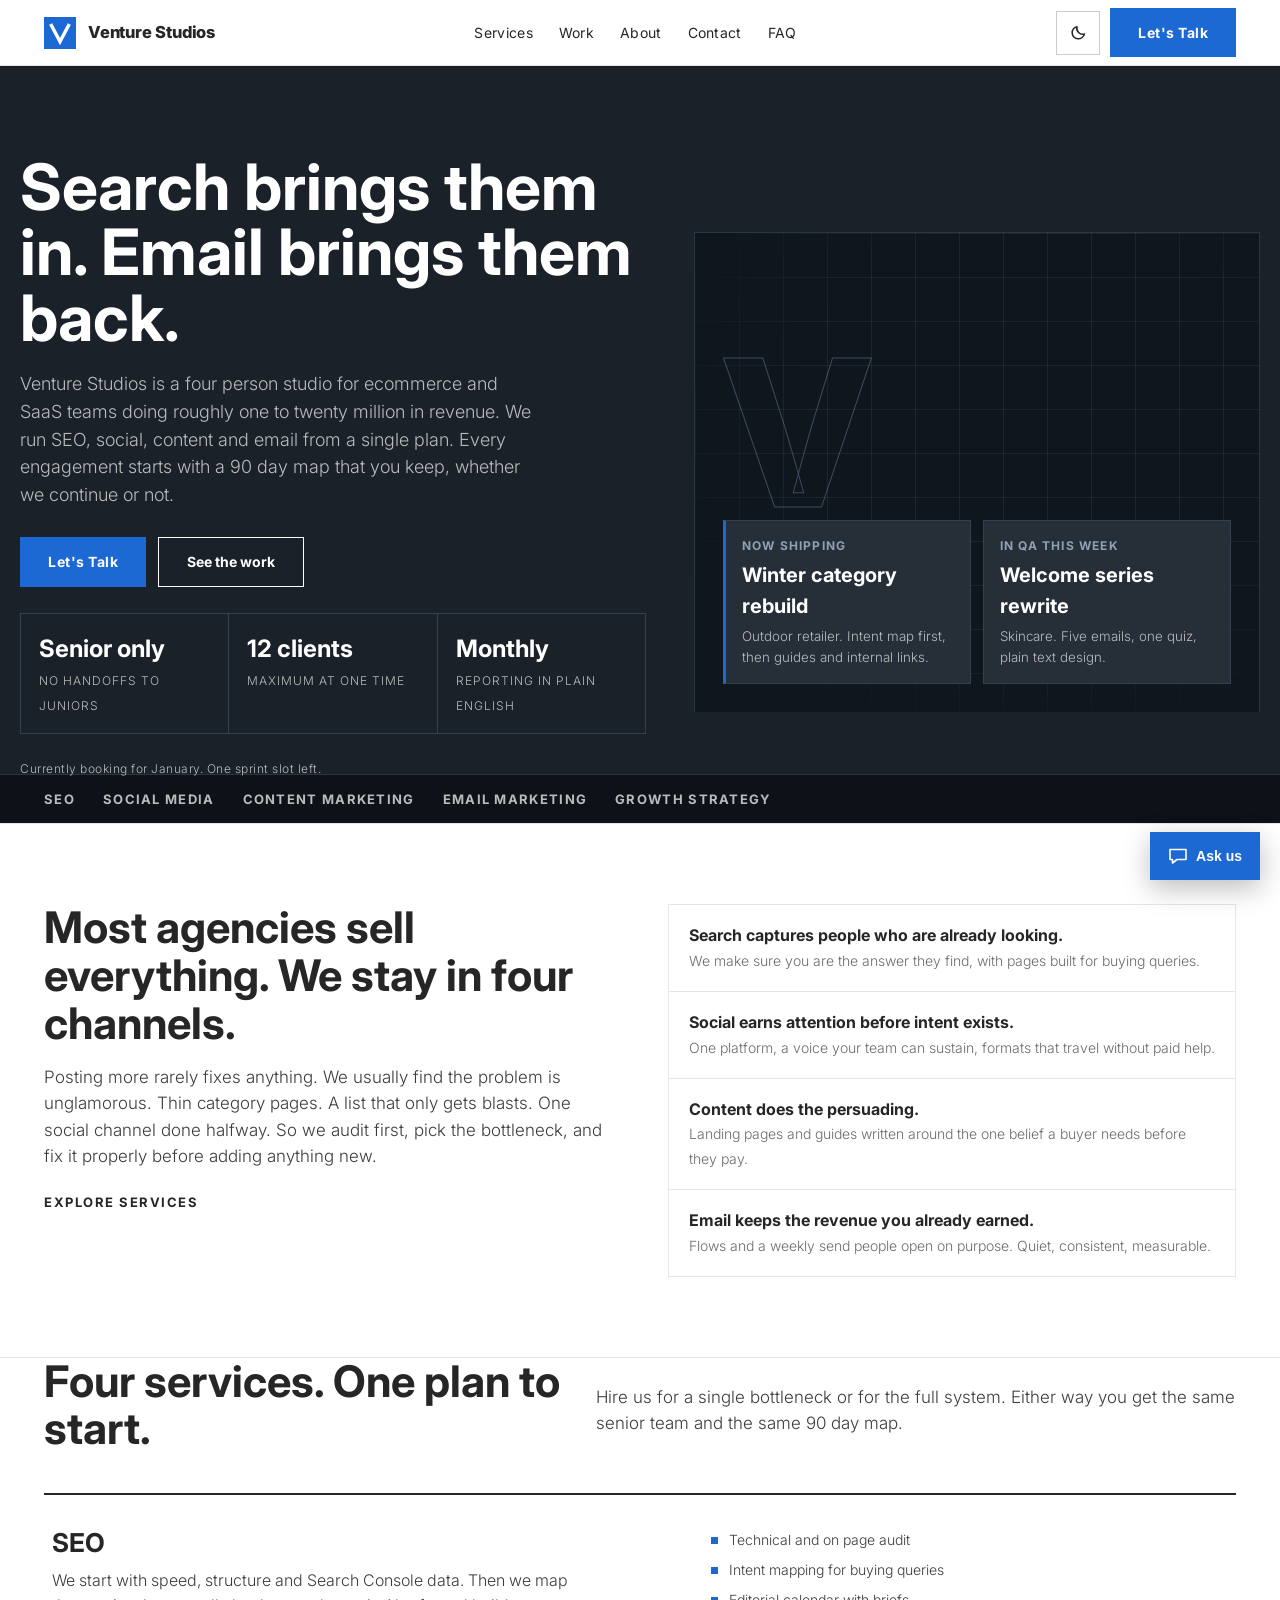
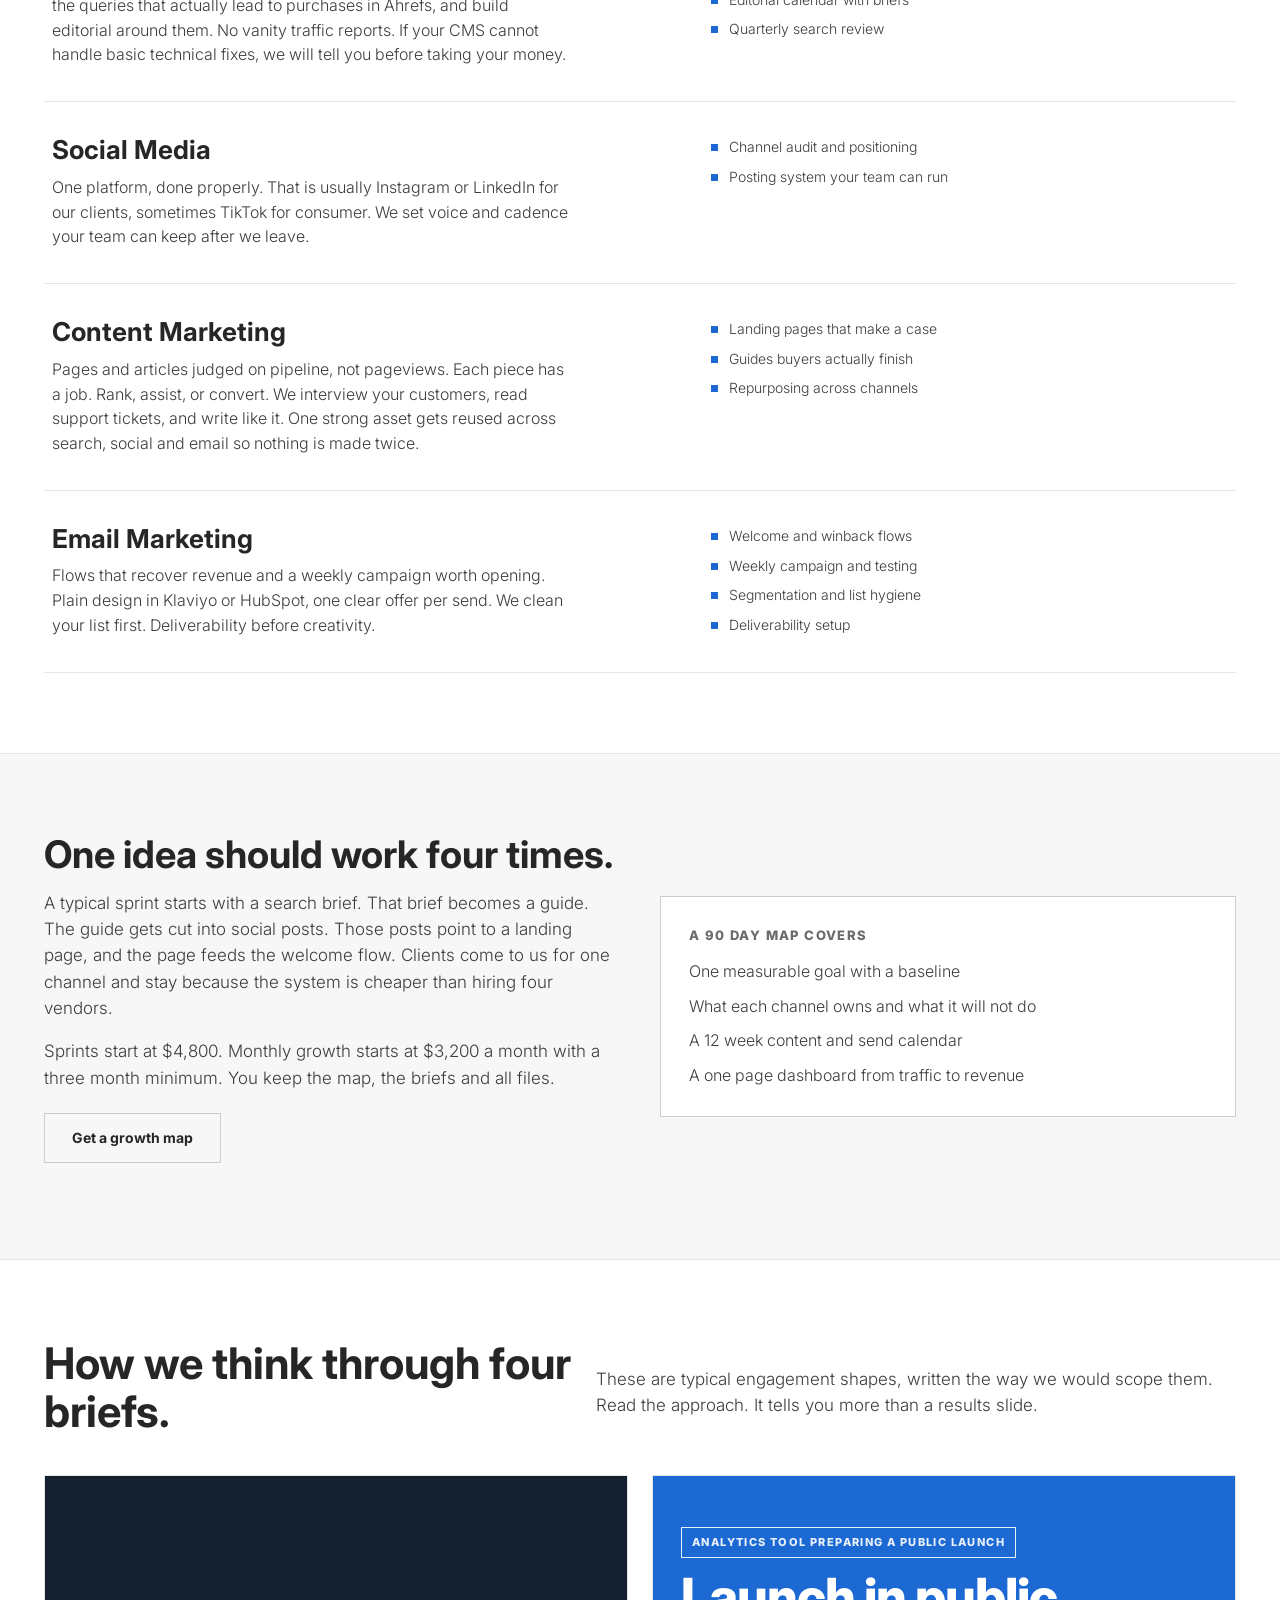
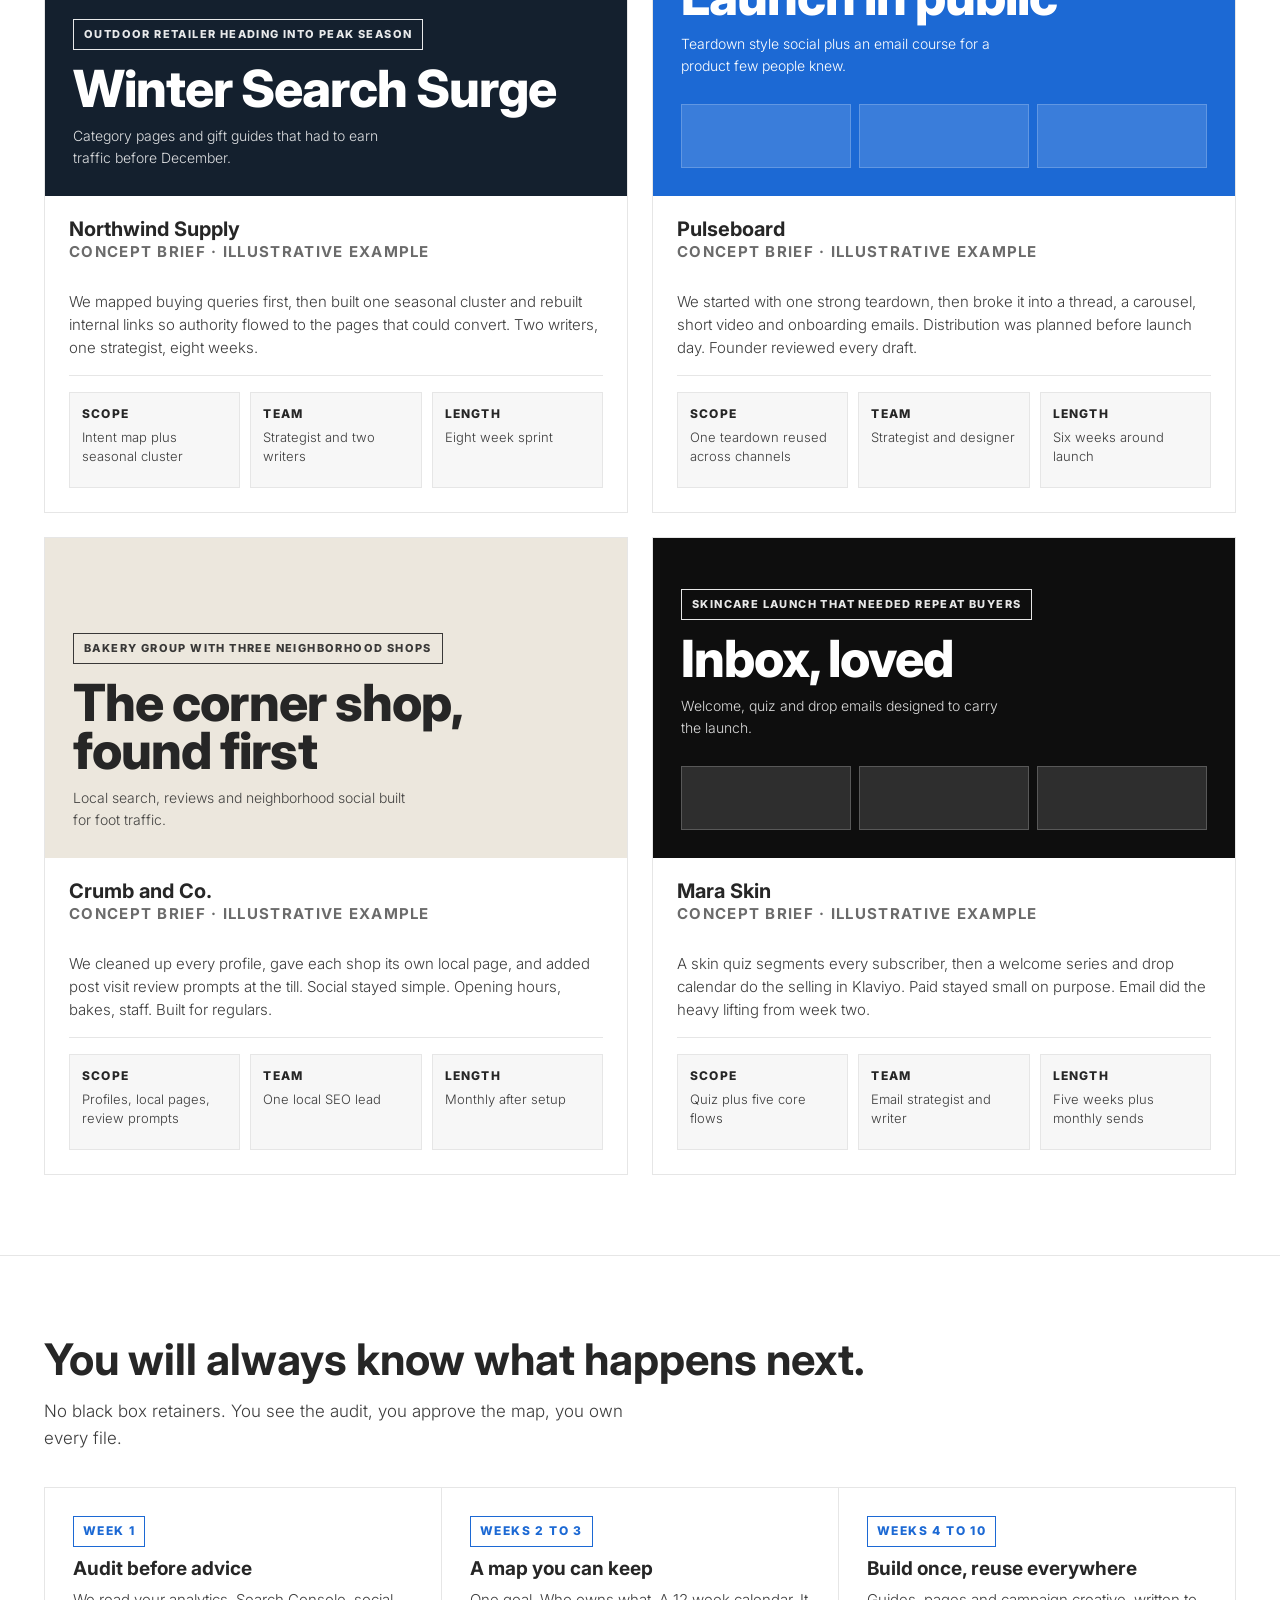
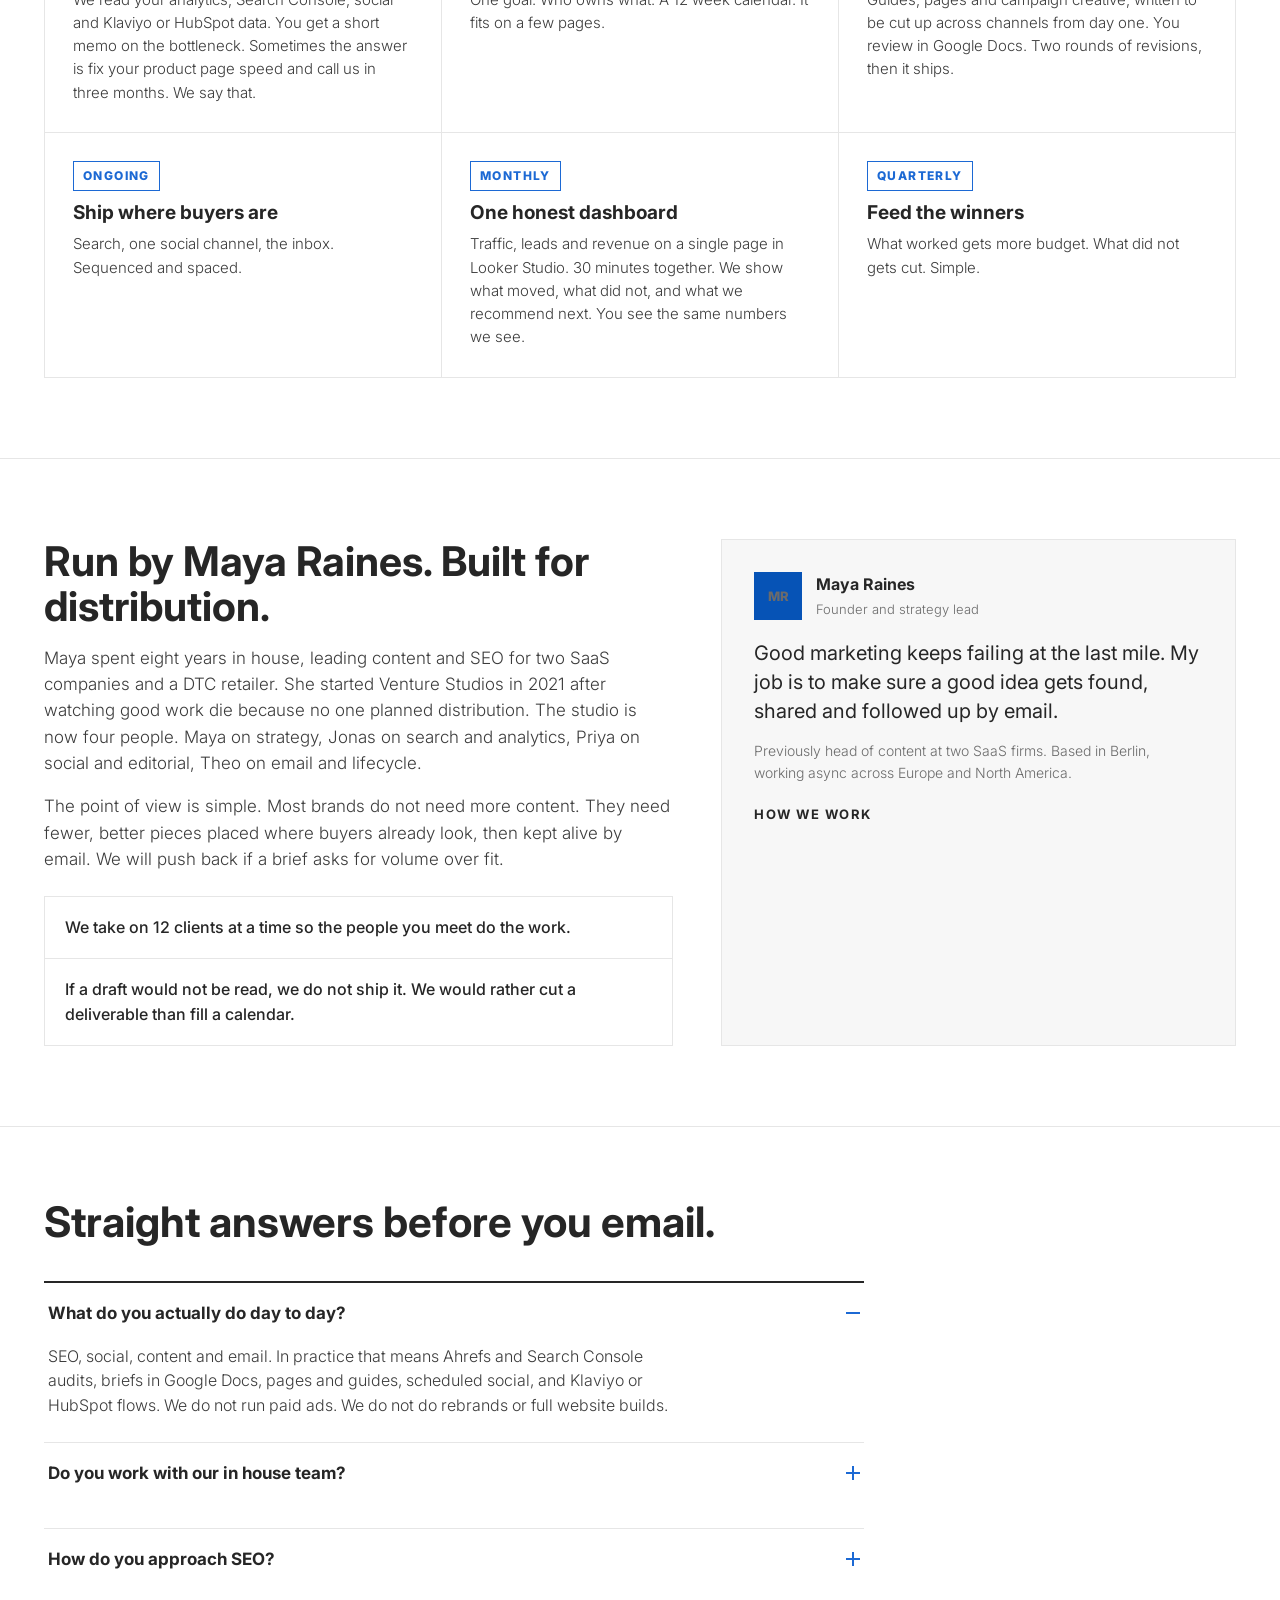
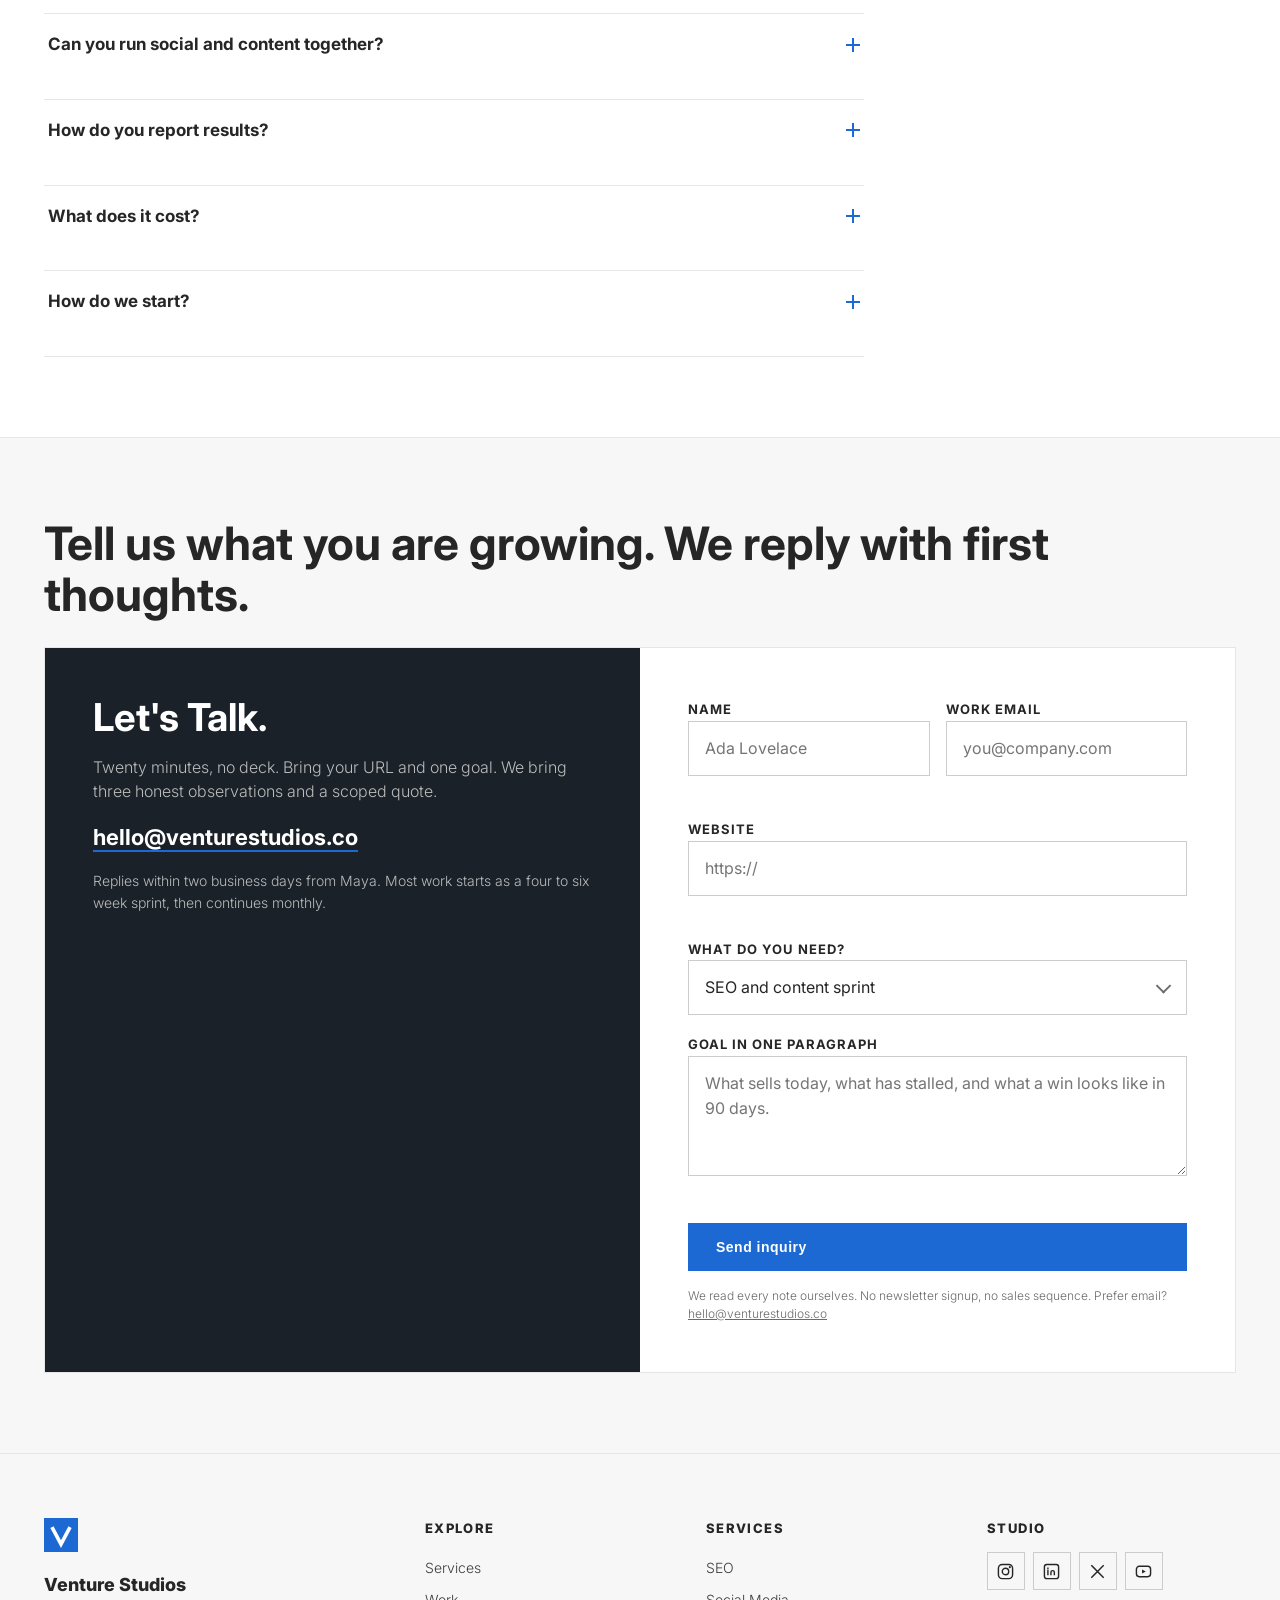
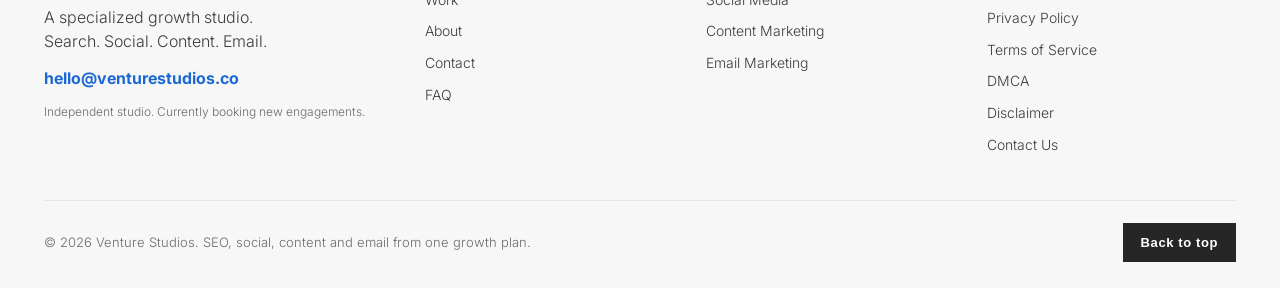
<file: index.html>
<!DOCTYPE html><html lang="en" data-theme="light"><head><meta charset="utf-8"><meta name="viewport" content="width=device-width, initial-scale=1, viewport-fit=cover"><title>Venture Studios — Digital Marketing Studio for SEO, Social, Content &amp; Email</title><meta name="description" content="Venture Studios is a growth studio for ecommerce and SaaS. SEO, social, content and email run from one 90 day plan."><link rel="canonical" href="https://ventures-studio.vercel.app/"><meta property="og:type" content="website"><meta property="og:title" content="Venture Studios — Digital Marketing Studio for SEO, Social, Content &amp; Email"><meta property="og:description" content="Venture Studios is a growth studio for ecommerce and SaaS. SEO, social, content and email run from one 90 day plan."><meta property="og:url" content="https://ventures-studio.vercel.app/"><meta property="og:image" content="https://ventures-studio.vercel.app/og-image.svg"><meta property="og:image:width" content="1200"><meta property="og:image:height" content="630"><meta property="og:image:alt" content="Venture Studios — SEO, social, content and email"><meta name="twitter:card" content="summary_large_image"><meta name="twitter:image" content="https://ventures-studio.vercel.app/og-image.svg"><meta name="twitter:title" content="Venture Studios — Digital Marketing Studio for SEO, Social, Content &amp; Email"><meta name="twitter:description" content="Venture Studios is a growth studio for ecommerce and SaaS. SEO, social, content and email run from one 90 day plan."><link rel="icon" type="image/svg+xml" href="/favicon.svg"><meta name="theme-color" content="#ffffff" media="(prefers-color-scheme: light)"><meta name="theme-color" content="#0f1419" media="(prefers-color-scheme: dark)"><link rel="preconnect" href="https://fonts.googleapis.com"><link rel="preconnect" href="https://fonts.gstatic.com" crossorigin><link href="https://fonts.googleapis.com/css2?family=Inter:wght@300;400;500;700;800&display=swap" rel="stylesheet"><link rel="stylesheet" href="/styles.css"><script type="application/ld+json">{"@context":"https://schema.org","@type":"ProfessionalService","name":"Venture Studios","url":"https://ventures-studio.vercel.app","email":"hello@venturestudios.co","description":"Venture Studios is a growth studio for ecommerce and SaaS. SEO, social, content and email run from one 90 day plan.","areaServed":["Worldwide"],"makesOffer":[{"@type":"Offer","itemOffered":{"@type":"Service","name":"SEO"}},{"@type":"Offer","itemOffered":{"@type":"Service","name":"Social Media"}},{"@type":"Offer","itemOffered":{"@type":"Service","name":"Content Marketing"}},{"@type":"Offer","itemOffered":{"@type":"Service","name":"Email Marketing"}}]}</script><noscript><style>.rv{opacity:1 !important;transform:none !important}</style></noscript><script type="module">(function(){try{var e=localStorage.getItem(`vs-theme`)||(window.matchMedia(`(prefers-color-scheme: dark)`).matches?`dark`:`light`);document.documentElement.setAttribute(`data-theme`,e)}catch{}})();</script></head><body><a class="skip" href="#main">Skip to content</a><header class="topnav" id="topnav"><div class="wrap nav-inner"><a class="brand" href="/" aria-label="Venture Studios home"><span class="mark" aria-hidden="true"><svg width="32" height="32" viewBox="0 0 30 30" fill="none"><rect width="30" height="30" fill="#1c69d4"></rect><path d="M7 8 L15 23 L23 8" stroke="#fff" stroke-width="3.2" stroke-linecap="square" stroke-linejoin="miter" fill="none"></path><path d="M11.5 8 L15 15.5 L18.5 8" stroke="#1c69d4" stroke-width="1.4" fill="none"></path></svg></span><span class="brand-text">Venture Studios</span></a><nav class="desk" aria-label="Primary"><a href="/#services">Services</a><a href="/#work">Work</a><a href="/#about">About</a><a href="/contact">Contact</a><a href="/#faq">FAQ</a></nav><div class="nav-cta"><button class="theme-btn" id="themeBtn" aria-label="Switch to dark mode" aria-pressed="false"><svg class="ic-sun" width="17" height="17" viewBox="0 0 16 16" fill="none" aria-hidden="true"><circle cx="8" cy="8" r="3.2" stroke="currentColor" stroke-width="1.5"></circle><path d="M8 0.8v1.8M8 13.4v1.8M0.8 8h1.8M13.4 8h1.8M3 3l1.3 1.3M11.7 11.7L13 13M13 3l-1.3 1.3M4.3 11.7L3 13" stroke="currentColor" stroke-width="1.5" stroke-linecap="square"></path></svg><svg class="ic-moon" width="17" height="17" viewBox="0 0 16 16" fill="none" aria-hidden="true"><path d="M13.5 9.5A5.8 5.8 0 0 1 6.5 2.5a5.8 5.8 0 1 0 7 7z" stroke="currentColor" stroke-width="1.5" stroke-linejoin="round"></path></svg></button><a class="btn-primary" href="/#contact">Let's Talk</a><button class="burger" id="burger" aria-label="Open menu" aria-expanded="false" aria-controls="mobileMenu"><span></span><span></span><span></span></button></div></div><div class="mobile-menu" id="mobileMenu" hidden><nav aria-label="Mobile"><a href="/#services">Services</a><a href="/#work">Work</a><a href="/#about">About</a><a href="/contact">Contact</a><a href="/#faq">FAQ</a><a class="btn-primary" href="/contact">Let's Talk</a></nav><p class="mm-note">SEO, social, content and email<br><a href="mailto:hello@venturestudios.co">hello@venturestudios.co</a></p></div></header><main id="main"><section class="hero" aria-label="Introduction"><div class="wrap hero-grid"><div class="rv in"><h1>Search brings them in. Email brings them back.</h1><p class="hero-sub">Venture Studios is a four person studio for ecommerce and SaaS teams doing roughly one to twenty million in revenue. We run SEO, social, content and email from a single plan. Every engagement starts with a 90 day map that you keep, whether we continue or not.</p><div class="hero-cta"><a class="btn-primary" href="#contact">Let's Talk</a><a class="btn-dark" href="#work">See the work</a></div><div class="hero-meta" role="list"><div role="listitem"><b>Senior only</b><span>No handoffs to juniors</span></div><div role="listitem"><b>12 clients</b><span>Maximum at one time</span></div><div role="listitem"><b>Monthly</b><span>Reporting in plain English</span></div></div><p class="hero-proof">Currently booking for <span id="bookingMonth">October</span>. One sprint slot left.</p></div><div class="hero-visual rv in" aria-hidden="true"><div class="hv-grid"></div><div class="hv-big">V</div><div class="hv-cards"><div class="hv-card live"><p>Now shipping</p><b>Winter category rebuild</b><small>Outdoor retailer. Intent map first, then guides and internal links.</small></div><div class="hv-card"><p>In QA this week</p><b>Welcome series rewrite</b><small>Skincare. Five emails, one quiz, plain text design.</small></div></div></div></div><div class="hero-strip"><div class="wrap"><span>SEO</span><span>Social Media</span><span>Content Marketing</span><span>Email Marketing</span><span>Growth Strategy</span></div></div></section><section class="sec" id="intro"><div class="wrap pos-grid"><div class="rv"><h2>Most agencies sell everything. We stay in four channels.</h2><p class="sec-lead" style="margin-top:16px">Posting more rarely fixes anything. We usually find the problem is unglamorous. Thin category pages. A list that only gets blasts. One social channel done halfway. So we audit first, pick the bottleneck, and fix it properly before adding anything new.</p><p style="margin-top:20px"><a class="text-link" href="#services">Explore services</a></p></div><div class="ledger rv" role="list" aria-label="How the disciplines connect"><div class="ledger-row" role="listitem"><div><b>Search captures people who are already looking.</b><span>We make sure you are the answer they find, with pages built for buying queries.</span></div></div><div class="ledger-row" role="listitem"><div><b>Social earns attention before intent exists.</b><span>One platform, a voice your team can sustain, formats that travel without paid help.</span></div></div><div class="ledger-row" role="listitem"><div><b>Content does the persuading.</b><span>Landing pages and guides written around the one belief a buyer needs before they pay.</span></div></div><div class="ledger-row" role="listitem"><div><b>Email keeps the revenue you already earned.</b><span>Flows and a weekly send people open on purpose. Quiet, consistent, measurable.</span></div></div></div></div></section><section class="sec" id="services" style="padding-top:0"><div class="wrap"><div class="svc-head rv"><div><h2>Four services. One plan to start.</h2></div><p class="sec-lead">Hire us for a single bottleneck or for the full system. Either way you get the same senior team and the same 90 day map.</p></div><div class="svc-list"><article class="svc rv"><div><h3>SEO</h3><p>We start with speed, structure and Search Console data. Then we map the queries that actually lead to purchases in Ahrefs, and build editorial around them. No vanity traffic reports. If your CMS cannot handle basic technical fixes, we will tell you before taking your money.</p></div><ul><li>Technical and on page audit</li><li>Intent mapping for buying queries</li><li>Editorial calendar with briefs</li><li>Quarterly search review</li></ul></article><article class="svc rv"><div><h3>Social Media</h3><p>One platform, done properly. That is usually Instagram or LinkedIn for our clients, sometimes TikTok for consumer. We set voice and cadence your team can keep after we leave.</p></div><ul><li>Channel audit and positioning</li><li>Posting system your team can run</li></ul></article><article class="svc rv"><div><h3>Content Marketing</h3><p>Pages and articles judged on pipeline, not pageviews. Each piece has a job. Rank, assist, or convert. We interview your customers, read support tickets, and write like it. One strong asset gets reused across search, social and email so nothing is made twice.</p></div><ul><li>Landing pages that make a case</li><li>Guides buyers actually finish</li><li>Repurposing across channels</li></ul></article><article class="svc rv"><div><h3>Email Marketing</h3><p>Flows that recover revenue and a weekly campaign worth opening. Plain design in Klaviyo or HubSpot, one clear offer per send. We clean your list first. Deliverability before creativity.</p></div><ul><li>Welcome and winback flows</li><li>Weekly campaign and testing</li><li>Segmentation and list hygiene</li><li>Deliverability setup</li></ul></article></div></div></section><section class="sec growth"><div class="wrap growth-grid"><div class="rv"><h2>One idea should work four times.</h2><p class="sec-lead" style="margin-top:14px">A typical sprint starts with a search brief. That brief becomes a guide. The guide gets cut into social posts. Those posts point to a landing page, and the page feeds the welcome flow. Clients come to us for one channel and stay because the system is cheaper than hiring four vendors.</p><p class="sec-lead" style="margin-top:14px">Sprints start at $4,800. Monthly growth starts at $3,200 a month with a three month minimum. You keep the map, the briefs and all files.</p><p style="margin-top:22px"><a class="btn-ghost" href="#contact">Get a growth map</a></p></div><div class="rv" style="border:1px solid var(--hair-s);background:var(--canvas);padding:28px"><p style="margin:0;font-size:13px;font-weight:800;letter-spacing:1.4px;text-transform:uppercase;color:var(--muted)">A 90 day map covers</p><ul style="margin:14px 0 0;padding:0;list-style:none;display:grid;gap:10px"><li>One measurable goal with a baseline</li><li>What each channel owns and what it will not do</li><li>A 12 week content and send calendar</li><li>A one page dashboard from traffic to revenue</li></ul></div></div></section><section class="sec" id="work"><div class="wrap"><div class="svc-head rv"><div><h2>How we think through four briefs.</h2></div><p class="sec-lead">These are typical engagement shapes, written the way we would scope them. Read the approach. It tells you more than a results slide.</p></div><div class="work-grid"><article class="work rv"><div class="art"><span class="badge">Outdoor retailer heading into peak season</span><p class="art-type">Winter Search Surge</p><p class="art-sub">Category pages and gift guides that had to earn traffic before December.</p></div><div class="work-body"><h3>Northwind Supply</h3><p class="concept-tag">Concept brief · Illustrative example</p><p>We mapped buying queries first, then built one seasonal cluster and rebuilt internal links so authority flowed to the pages that could convert. Two writers, one strategist, eight weeks.</p><div class="metric"><div><b>Scope</b><span>Intent map plus seasonal cluster</span></div><div><b>Team</b><span>Strategist and two writers</span></div><div><b>Length</b><span>Eight week sprint</span></div></div></div></article><article class="work rv"><div class="art"><span class="badge">Analytics tool preparing a public launch</span><p class="art-type">Launch in public</p><p class="art-sub">Teardown style social plus an email course for a product few people knew.</p><div class="mock" aria-hidden="true"><i></i><i></i><i></i></div></div><div class="work-body"><h3>Pulseboard</h3><p class="concept-tag">Concept brief · Illustrative example</p><p>We started with one strong teardown, then broke it into a thread, a carousel, short video and onboarding emails. Distribution was planned before launch day. Founder reviewed every draft.</p><div class="metric"><div><b>Scope</b><span>One teardown reused across channels</span></div><div><b>Team</b><span>Strategist and designer</span></div><div><b>Length</b><span>Six weeks around launch</span></div></div></div></article><article class="work rv"><div class="art"><span class="badge" style="color:#262626">Bakery group with three neighborhood shops</span><p class="art-type">The corner shop, found first</p><p class="art-sub">Local search, reviews and neighborhood social built for foot traffic.</p></div><div class="work-body"><h3>Crumb and Co.</h3><p class="concept-tag">Concept brief · Illustrative example</p><p>We cleaned up every profile, gave each shop its own local page, and added post visit review prompts at the till. Social stayed simple. Opening hours, bakes, staff. Built for regulars.</p><div class="metric"><div><b>Scope</b><span>Profiles, local pages, review prompts</span></div><div><b>Team</b><span>One local SEO lead</span></div><div><b>Length</b><span>Monthly after setup</span></div></div></div></article><article class="work rv"><div class="art"><span class="badge">Skincare launch that needed repeat buyers</span><p class="art-type">Inbox, loved</p><p class="art-sub">Welcome, quiz and drop emails designed to carry the launch.</p><div class="mock" aria-hidden="true"><i></i><i></i><i></i></div></div><div class="work-body"><h3>Mara Skin</h3><p class="concept-tag">Concept brief · Illustrative example</p><p>A skin quiz segments every subscriber, then a welcome series and drop calendar do the selling in Klaviyo. Paid stayed small on purpose. Email did the heavy lifting from week two.</p><div class="metric"><div><b>Scope</b><span>Quiz plus five core flows</span></div><div><b>Team</b><span>Email strategist and writer</span></div><div><b>Length</b><span>Five weeks plus monthly sends</span></div></div></div></article></div></div></section><section class="sec proc" id="process"><div class="wrap"><h2 style="font-size:clamp(28px,3.4vw,44px)">You will always know what happens next.</h2><p class="sec-lead" style="margin-top:14px;max-width:620px">No black box retainers. You see the audit, you approve the map, you own every file.</p><div class="steps rv"><div class="step"><span class="phase">Week 1</span><h3>Audit before advice</h3><p>We read your analytics, Search Console, social and Klaviyo or HubSpot data. You get a short memo on the bottleneck. Sometimes the answer is fix your product page speed and call us in three months. We say that.</p></div><div class="step"><span class="phase">Weeks 2 to 3</span><h3>A map you can keep</h3><p>One goal. Who owns what. A 12 week calendar. It fits on a few pages.</p></div><div class="step"><span class="phase">Weeks 4 to 10</span><h3>Build once, reuse everywhere</h3><p>Guides, pages and campaign creative, written to be cut up across channels from day one. You review in Google Docs. Two rounds of revisions, then it ships.</p></div><div class="step"><span class="phase">Ongoing</span><h3>Ship where buyers are</h3><p>Search, one social channel, the inbox. Sequenced and spaced.</p></div><div class="step"><span class="phase">Monthly</span><h3>One honest dashboard</h3><p>Traffic, leads and revenue on a single page in Looker Studio. 30 minutes together. We show what moved, what did not, and what we recommend next. You see the same numbers we see.</p></div><div class="step"><span class="phase">Quarterly</span><h3>Feed the winners</h3><p>What worked gets more budget. What did not gets cut. Simple.</p></div></div></div></section><section class="sec" id="about"><div class="wrap about-grid"><div class="rv"><h2>Run by Maya Raines. Built for distribution.</h2><p class="sec-lead" style="margin-top:16px">Maya spent eight years in house, leading content and SEO for two SaaS companies and a DTC retailer. She started Venture Studios in 2021 after watching good work die because no one planned distribution. The studio is now four people. Maya on strategy, Jonas on search and analytics, Priya on social and editorial, Theo on email and lifecycle.</p><p class="sec-lead" style="margin-top:14px">The point of view is simple. Most brands do not need more content. They need fewer, better pieces placed where buyers already look, then kept alive by email. We will push back if a brief asks for volume over fit.</p><div class="principles"><div><b>We take on 12 clients at a time so the people you meet do the work.</b></div><div><b>If a draft would not be read, we do not ship it. We would rather cut a deliverable than fill a calendar.</b></div></div></div><aside class="quote-card rv"><div class="founder"><span class="avatar" aria-hidden="true">MR</span><div><strong>Maya Raines</strong><span>Founder and strategy lead</span></div></div><blockquote>Good marketing keeps failing at the last mile. My job is to make sure a good idea gets found, shared and followed up by email.</blockquote><p class="founder-note">Previously head of content at two SaaS firms. Based in Berlin, working async across Europe and North America.</p><p style="margin-top:18px"><a class="text-link" href="#process">How we work</a></p></aside></div></section><section class="sec" id="faq" style="padding-top:0"><div class="wrap"><h2 class="faq-title" style="font-size:clamp(28px,3.4vw,42px)">Straight answers before you email.</h2><div class="faq-list rv" data-accordion><div class="faq-item" data-open="true"><h3><button aria-expanded="true" aria-controls="faq-p1" id="faq-b1"><span>What do you actually do day to day?</span><span class="faq-ic" aria-hidden="true"></span></button></h3><div class="faq-panel" id="faq-p1" role="region" aria-labelledby="faq-b1"><p>SEO, social, content and email. In practice that means Ahrefs and Search Console audits, briefs in Google Docs, pages and guides, scheduled social, and Klaviyo or HubSpot flows. We do not run paid ads. We do not do rebrands or full website builds.</p></div></div><div class="faq-item"><h3><button aria-expanded="false" aria-controls="faq-p2" id="faq-b2"><span>Do you work with our in house team?</span><span class="faq-ic" aria-hidden="true"></span></button></h3><div class="faq-panel" id="faq-p2" role="region" aria-labelledby="faq-b2"><p>That is the most common setup. You keep one owner who can approve quickly. We bring strategy, briefs and QA. If approvals take three weeks, we will ask for a smaller scope. Slow feedback kills retainers.</p></div></div><div class="faq-item"><h3><button aria-expanded="false" aria-controls="faq-p3" id="faq-b3"><span>How do you approach SEO?</span><span class="faq-ic" aria-hidden="true"></span></button></h3><div class="faq-panel" id="faq-p3" role="region" aria-labelledby="faq-b3"><p>Technical health first. Crawl, speed, internal links. Then intent mapping for terms that buy, not just browse. Then editorial. Every article gets a label in the tracker. Rank, assist or convert. If it cannot do one of those, we do not write it.</p></div></div><div class="faq-item"><h3><button aria-expanded="false" aria-controls="faq-p4" id="faq-b4"><span>Can you run social and content together?</span><span class="faq-ic" aria-hidden="true"></span></button></h3><div class="faq-panel" id="faq-p4" role="region" aria-labelledby="faq-b4"><p>Yes, and you should. It is cheaper and more coherent. One interview becomes a guide, three social posts and a newsletter section. Hiring separate vendors for each usually means paying three times for the same research.</p></div></div><div class="faq-item"><h3><button aria-expanded="false" aria-controls="faq-p5" id="faq-b5"><span>How do you report results?</span><span class="faq-ic" aria-hidden="true"></span></button></h3><div class="faq-panel" id="faq-p5" role="region" aria-labelledby="faq-b5"><p>One Looker Studio page. Search visibility, engaged visits, leads, email revenue. Monthly call, 30 minutes. We do not send 20 page PDFs. And we do not promise rankings or revenue figures. Anyone who guarantees position one is selling something.</p></div></div><div class="faq-item"><h3><button aria-expanded="false" aria-controls="faq-p6" id="faq-b6"><span>What does it cost?</span><span class="faq-ic" aria-hidden="true"></span></button></h3><div class="faq-panel" id="faq-p6" role="region" aria-labelledby="faq-b6"><p>Sprints from $4,800 for four to six weeks. Monthly growth from $3,200 a month with a three month minimum. Smallest useful email cleanup is usually around $3,500. If your budget is under $2,500, start with the 90 day map and run it internally.</p></div></div><div class="faq-item"><h3><button aria-expanded="false" aria-controls="faq-p7" id="faq-b7"><span>How do we start?</span><span class="faq-ic" aria-hidden="true"></span></button></h3><div class="faq-panel" id="faq-p7" role="region" aria-labelledby="faq-b7"><p>Email hello@venturestudios.co with your URL and one goal. Maya replies within two business days with three observations and a scoped quote. No discovery call required to get pricing.</p></div></div></div></div></section><section class="sec contact" id="contact"><div class="wrap"><h2 class="rv" style="font-size:clamp(28px,3.6vw,46px);margin-bottom:28px">Tell us what you are growing. We reply with first thoughts.</h2><div class="contact-grid rv"><div class="contact-left"><h2>Let's Talk.</h2><p>Twenty minutes, no deck. Bring your URL and one goal. We bring three honest observations and a scoped quote.</p><p><a class="big" href="mailto:hello@venturestudios.co">hello@venturestudios.co</a></p><p style="font-size:14px">Replies within two business days from Maya. Most work starts as a four to six week sprint, then continues monthly.</p></div><!-- To enable one-click sending, set data-formspree to your Formspree endpoint, e.g. data-formspree="https://formspree.io/f/xxxx". Without it the form validates then opens the visitor's email app. --><form class="contact-form" id="leadForm" novalidate data-formspree=""><div class="frow"><div class="field"><label for="f-name">Name</label><input id="f-name" name="name" required autocomplete="name" placeholder="Ada Lovelace" aria-describedby="f-name-err"><p class="ferr" id="f-name-err" aria-live="polite"></p></div><div class="field"><label for="f-email">Work email</label><input id="f-email" name="email" type="email" required autocomplete="email" placeholder="you@company.com" aria-describedby="f-email-err"><p class="ferr" id="f-email-err" aria-live="polite"></p></div></div><div class="field"><label for="f-url">Website</label><input id="f-url" name="website" inputmode="url" autocomplete="url" placeholder="https://"></div><div class="field select-field"><label for="f-need">What do you need?</label><span class="select-wrap"><select id="f-need" name="need"><option>SEO and content sprint</option><option>Social and content system</option><option>Email lifecycle</option><option>Full growth plan</option><option>Not sure, advise me</option></select></span></div><div class="field"><label for="f-msg">Goal in one paragraph</label><textarea id="f-msg" name="message" required placeholder="What sells today, what has stalled, and what a win looks like in 90 days." aria-describedby="f-msg-err"></textarea><p class="ferr" id="f-msg-err" aria-live="polite"></p></div><div class="form-status" id="formStatus" role="status" aria-live="polite" hidden></div><button class="btn-primary" type="submit" id="leadSubmit">Send inquiry</button><p style="font-size:12px;color:var(--muted);margin:0">We read every note ourselves. No newsletter signup, no sales sequence. Prefer email? <a href="mailto:hello@venturestudios.co">hello@venturestudios.co</a></p></form></div></div></section></main><footer class="footer"><div class="wrap"><div class="foot-top"><div class="foot-brand"><span class="mark" aria-hidden="true"><svg width="34" height="34" viewBox="0 0 30 30" fill="none"><rect width="30" height="30" fill="#1c69d4"></rect><path d="M7 8 L15 23 L23 8" stroke="#fff" stroke-width="3.2" fill="none"></path></svg></span><p class="foot-name">Venture Studios</p><p class="foot-tag">A specialized growth studio.<br>Search. Social. Content. Email.</p><a class="foot-mail" href="mailto:hello@venturestudios.co">hello@venturestudios.co</a><p class="foot-note">Independent studio. Currently booking new engagements.</p></div><nav class="foot-col" aria-label="Explore"><p>Explore</p><a href="/#services">Services</a><a href="/#work">Work</a><a href="/#about">About</a><a href="/contact">Contact</a><a href="/#faq">FAQ</a></nav><nav class="foot-col" aria-label="Services"><p>Services</p><a href="/#services">SEO</a><a href="/#services">Social Media</a><a href="/#services">Content Marketing</a><a href="/#services">Email Marketing</a></nav><div class="foot-col"><p>Studio</p><!-- Demo social URLs — replace with real profiles before launch --><div class="socials"><a href="https://instagram.com/venturestudios.co" rel="noopener noreferrer" aria-label="Venture Studios on Instagram (demo profile)"><svg width="17" height="17" viewBox="0 0 18 18" fill="none" aria-hidden="true"><rect x="1.5" y="1.5" width="15" height="15" rx="4" stroke="currentColor" stroke-width="1.5"></rect><circle cx="9" cy="9" r="3.4" stroke="currentColor" stroke-width="1.5"></circle><circle cx="13.6" cy="4.4" r="1.1" fill="currentColor"></circle></svg></a><a href="https://linkedin.com/company/venturestudios" rel="noopener noreferrer" aria-label="Venture Studios on LinkedIn (demo profile)"><svg width="17" height="17" viewBox="0 0 18 18" fill="none" aria-hidden="true"><rect x="1.5" y="1.5" width="15" height="15" rx="2.5" stroke="currentColor" stroke-width="1.5"></rect><path d="M5.2 8v4.2M5.2 5.6v.2M8.4 12.2v-2.3c0-1 .8-1.8 1.8-1.8s1.8.8 1.8 1.8v2.3" stroke="currentColor" stroke-width="1.5" stroke-linecap="square"></path></svg></a><a href="https://x.com/venturestudios" rel="noopener noreferrer" aria-label="Venture Studios on X (demo profile)"><svg width="17" height="17" viewBox="0 0 18 18" fill="none" aria-hidden="true"><path d="M3 3l12 12M15 3L3 15" stroke="currentColor" stroke-width="1.6" stroke-linecap="square"></path></svg></a><a href="https://youtube.com/@venturestudios" rel="noopener noreferrer" aria-label="Venture Studios on YouTube (demo channel)"><svg width="17" height="17" viewBox="0 0 18 18" fill="none" aria-hidden="true"><rect x="1.5" y="3.5" width="15" height="11" rx="3" stroke="currentColor" stroke-width="1.5"></rect><path d="M7.5 6.8v4.4L11.4 9 7.5 6.8z" fill="currentColor"></path></svg></a></div><a href="/privacy">Privacy Policy</a><a href="/terms">Terms of Service</a><a href="/dmca">DMCA</a><a href="/disclaimer">Disclaimer</a><a href="/contact">Contact Us</a></div></div><div class="foot-base"><p>© <span id="year">2026</span> Venture Studios. SEO, social, content and email from one growth plan.</p><button class="to-top" id="toTop">Back to top</button></div></div></footer><button class="chat-fab" id="chatFab" aria-label="Open studio chat" aria-expanded="false" aria-controls="chatPanel"><svg width="20" height="20" viewBox="0 0 20 20" fill="none" aria-hidden="true"><path d="M2 3.5h16v10H9l-4.5 3.5v-3.5H2v-10z" stroke="currentColor" stroke-width="1.6" stroke-linejoin="round"></path></svg><span>Ask us</span></button><section class="chat" id="chatPanel" role="dialog" aria-label="Venture Studios assistant" aria-modal="false" hidden><header><div><strong>Studio assistant</strong><span>Automated assistant. Answers from this site only.</span></div><button id="chatClose" aria-label="Close chat">✕</button></header><div class="chat-log" id="chatLog" aria-live="polite"></div><div class="chips" id="chatChips"><button>What do you do?</button><button>Services</button><button>Start a project</button><button>Contact</button></div><form id="chatForm"><label class="sr" for="chatInput">Type your message</label><input id="chatInput" type="text" placeholder="Ask about services, process…" autocomplete="off" maxlength="300"><button type="submit" aria-label="Send message"><svg width="16" height="16" viewBox="0 0 16 16" fill="none" aria-hidden="true"><path d="M2 8h11M9 3.5L13.5 8 9 12.5" stroke="currentColor" stroke-width="1.6" stroke-linecap="square" stroke-linejoin="miter"></path></svg></button></form></section><script src="/app.js" defer></script></body></html>
</file>
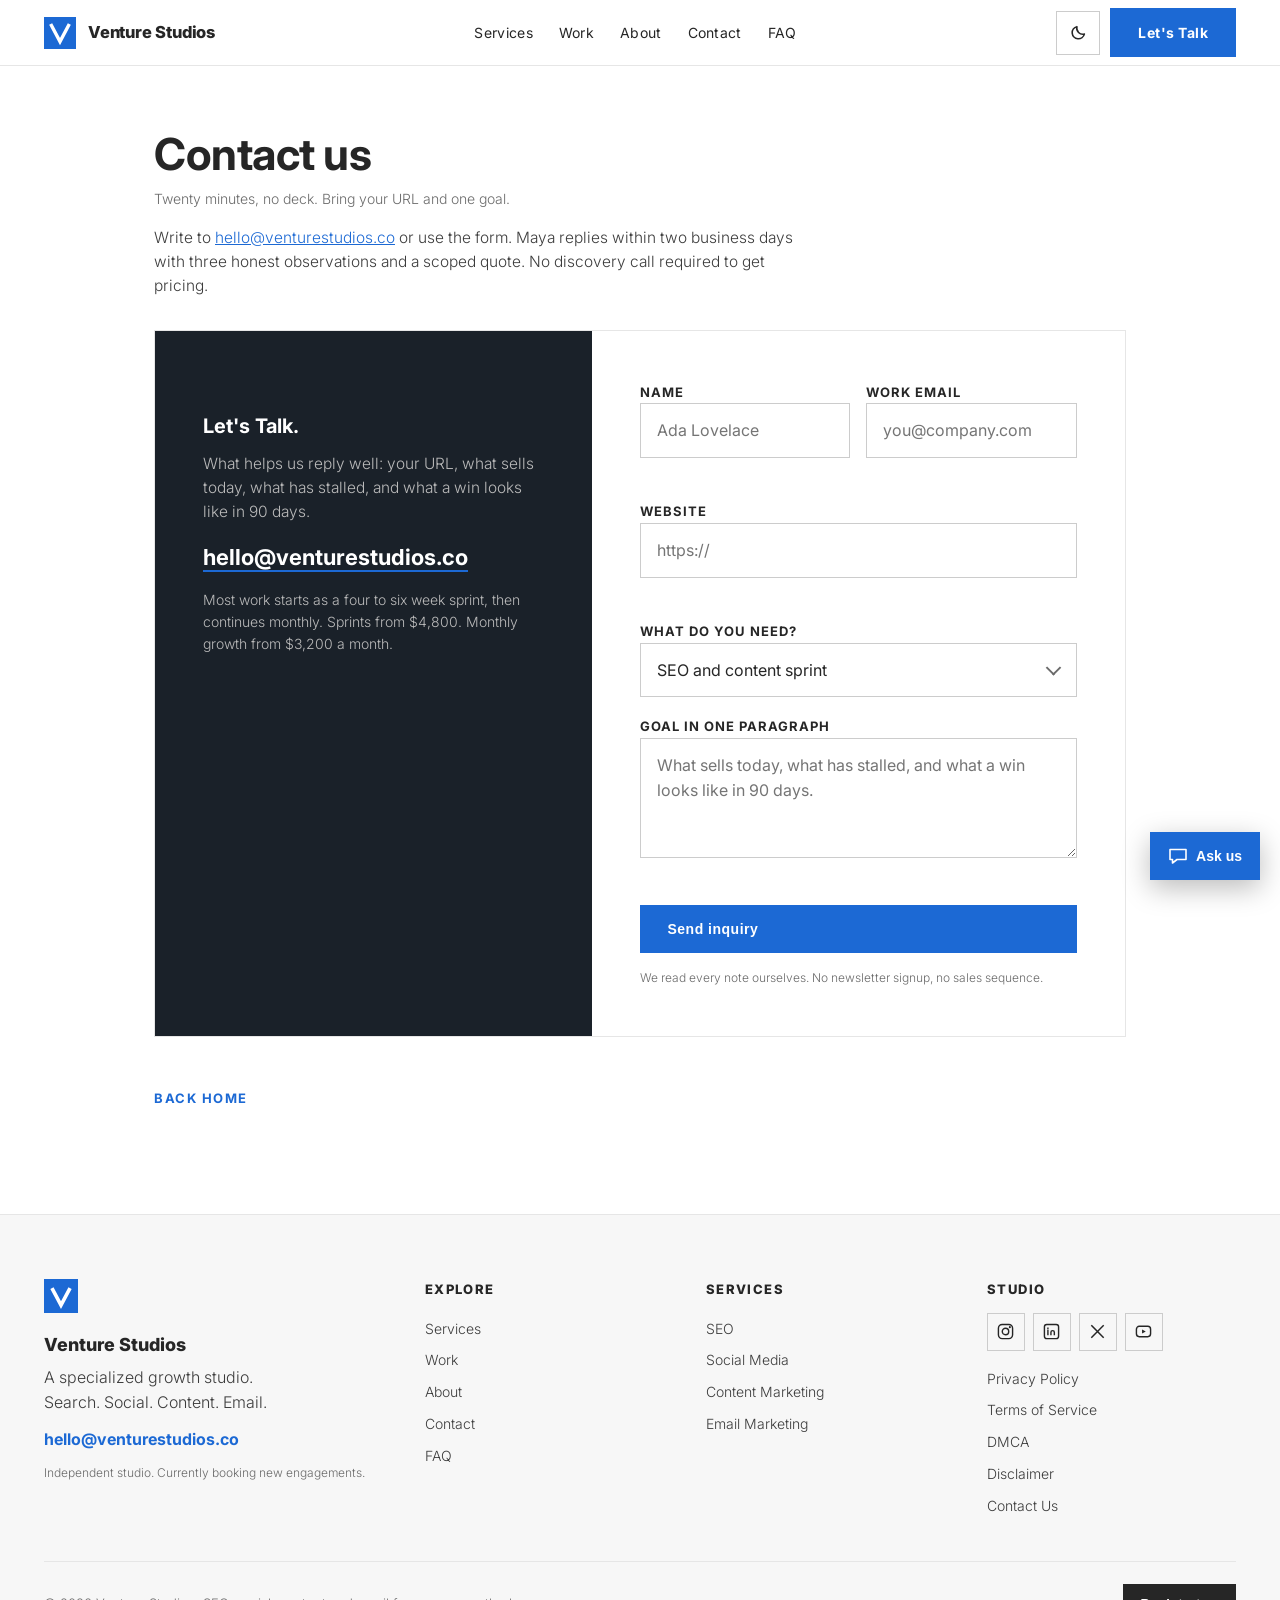
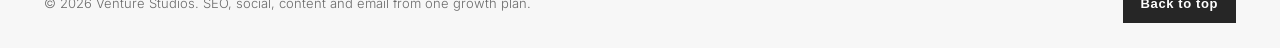
<file: contact/index.html>
<!DOCTYPE html><html lang="en" data-theme="light"><head><meta charset="utf-8"><meta name="viewport" content="width=device-width, initial-scale=1, viewport-fit=cover"><title>Contact Us — Venture Studios</title><meta name="description" content="Tell Venture Studios what you are growing. Maya replies within two business days."><link rel="canonical" href="https://ventures-studio.vercel.app/contact"><meta property="og:type" content="website"><meta property="og:title" content="Contact Us — Venture Studios"><meta property="og:description" content="Tell Venture Studios what you are growing. Maya replies within two business days."><meta property="og:url" content="https://ventures-studio.vercel.app/contact"><meta property="og:image" content="https://ventures-studio.vercel.app/og-image.svg"><meta property="og:image:width" content="1200"><meta property="og:image:height" content="630"><meta property="og:image:alt" content="Venture Studios — SEO, social, content and email"><meta name="twitter:card" content="summary_large_image"><meta name="twitter:image" content="https://ventures-studio.vercel.app/og-image.svg"><meta name="twitter:title" content="Contact Us — Venture Studios"><meta name="twitter:description" content="Tell Venture Studios what you are growing. Maya replies within two business days."><link rel="icon" type="image/svg+xml" href="/favicon.svg"><meta name="theme-color" content="#ffffff" media="(prefers-color-scheme: light)"><meta name="theme-color" content="#0f1419" media="(prefers-color-scheme: dark)"><link rel="preconnect" href="https://fonts.googleapis.com"><link rel="preconnect" href="https://fonts.gstatic.com" crossorigin><link href="https://fonts.googleapis.com/css2?family=Inter:wght@300;400;500;700;800&display=swap" rel="stylesheet"><link rel="stylesheet" href="/styles.css"><script type="application/ld+json">{"@context":"https://schema.org","@type":"ProfessionalService","name":"Venture Studios","url":"https://ventures-studio.vercel.app","email":"hello@venturestudios.co","description":"Tell Venture Studios what you are growing. Maya replies within two business days.","areaServed":["Worldwide"],"makesOffer":[{"@type":"Offer","itemOffered":{"@type":"Service","name":"SEO"}},{"@type":"Offer","itemOffered":{"@type":"Service","name":"Social Media"}},{"@type":"Offer","itemOffered":{"@type":"Service","name":"Content Marketing"}},{"@type":"Offer","itemOffered":{"@type":"Service","name":"Email Marketing"}}]}</script><noscript><style>.rv{opacity:1 !important;transform:none !important}</style></noscript><script type="module">(function(){try{var e=localStorage.getItem(`vs-theme`)||(window.matchMedia(`(prefers-color-scheme: dark)`).matches?`dark`:`light`);document.documentElement.setAttribute(`data-theme`,e)}catch{}})();</script></head><body><a class="skip" href="#main">Skip to content</a><header class="topnav" id="topnav"><div class="wrap nav-inner"><a class="brand" href="/" aria-label="Venture Studios home"><span class="mark" aria-hidden="true"><svg width="32" height="32" viewBox="0 0 30 30" fill="none"><rect width="30" height="30" fill="#1c69d4"></rect><path d="M7 8 L15 23 L23 8" stroke="#fff" stroke-width="3.2" stroke-linecap="square" stroke-linejoin="miter" fill="none"></path><path d="M11.5 8 L15 15.5 L18.5 8" stroke="#1c69d4" stroke-width="1.4" fill="none"></path></svg></span><span class="brand-text">Venture Studios</span></a><nav class="desk" aria-label="Primary"><a href="/#services">Services</a><a href="/#work">Work</a><a href="/#about">About</a><a href="/contact">Contact</a><a href="/#faq">FAQ</a></nav><div class="nav-cta"><button class="theme-btn" id="themeBtn" aria-label="Switch to dark mode" aria-pressed="false"><svg class="ic-sun" width="17" height="17" viewBox="0 0 16 16" fill="none" aria-hidden="true"><circle cx="8" cy="8" r="3.2" stroke="currentColor" stroke-width="1.5"></circle><path d="M8 0.8v1.8M8 13.4v1.8M0.8 8h1.8M13.4 8h1.8M3 3l1.3 1.3M11.7 11.7L13 13M13 3l-1.3 1.3M4.3 11.7L3 13" stroke="currentColor" stroke-width="1.5" stroke-linecap="square"></path></svg><svg class="ic-moon" width="17" height="17" viewBox="0 0 16 16" fill="none" aria-hidden="true"><path d="M13.5 9.5A5.8 5.8 0 0 1 6.5 2.5a5.8 5.8 0 1 0 7 7z" stroke="currentColor" stroke-width="1.5" stroke-linejoin="round"></path></svg></button><a class="btn-primary" href="/#contact">Let's Talk</a><button class="burger" id="burger" aria-label="Open menu" aria-expanded="false" aria-controls="mobileMenu"><span></span><span></span><span></span></button></div></div><div class="mobile-menu" id="mobileMenu" hidden><nav aria-label="Mobile"><a href="/#services">Services</a><a href="/#work">Work</a><a href="/#about">About</a><a href="/contact">Contact</a><a href="/#faq">FAQ</a><a class="btn-primary" href="/contact">Let's Talk</a></nav><p class="mm-note">SEO, social, content and email<br><a href="mailto:hello@venturestudios.co">hello@venturestudios.co</a></p></div></header><main id="main"><div class="legal" style="max-width:1020px"><h1>Contact us</h1><p class="updated">Twenty minutes, no deck. Bring your URL and one goal.</p><p class="sec-lead">Write to <a href="mailto:hello@venturestudios.co">hello@venturestudios.co</a> or use the form. Maya replies within two business days with three honest observations and a scoped quote. No discovery call required to get pricing.</p><div class="contact-page-grid rv in"><div class="contact-left"><h2>Let's Talk.</h2><p>What helps us reply well: your URL, what sells today, what has stalled, and what a win looks like in 90 days.</p><p><a class="big" href="mailto:hello@venturestudios.co">hello@venturestudios.co</a></p><p style="font-size:14px">Most work starts as a four to six week sprint, then continues monthly. Sprints from $4,800. Monthly growth from $3,200 a month.</p></div><!-- To enable one-click sending, set data-formspree to your Formspree endpoint, e.g. data-formspree="https://formspree.io/f/xxxx". Without it the form validates then opens the visitor's email app. --><form class="contact-form" id="leadForm" novalidate data-formspree=""><div class="frow"><div class="field"><label for="f-name">Name</label><input id="f-name" name="name" required autocomplete="name" placeholder="Ada Lovelace" aria-describedby="f-name-err"><p class="ferr" id="f-name-err" aria-live="polite"></p></div><div class="field"><label for="f-email">Work email</label><input id="f-email" name="email" type="email" required autocomplete="email" placeholder="you@company.com" aria-describedby="f-email-err"><p class="ferr" id="f-email-err" aria-live="polite"></p></div></div><div class="field"><label for="f-url">Website</label><input id="f-url" name="website" inputmode="url" autocomplete="url" placeholder="https://"></div><div class="field select-field"><label for="f-need">What do you need?</label><span class="select-wrap"><select id="f-need" name="need"><option>SEO and content sprint</option><option>Social and content system</option><option>Email lifecycle</option><option>Full growth plan</option><option>Not sure, advise me</option></select></span></div><div class="field"><label for="f-msg">Goal in one paragraph</label><textarea id="f-msg" name="message" required placeholder="What sells today, what has stalled, and what a win looks like in 90 days." aria-describedby="f-msg-err"></textarea><p class="ferr" id="f-msg-err" aria-live="polite"></p></div><div class="form-status" id="formStatus" role="status" aria-live="polite" hidden></div><button class="btn-primary" type="submit" id="leadSubmit">Send inquiry</button><p style="font-size:12px;color:var(--muted);margin:0">We read every note ourselves. No newsletter signup, no sales sequence.</p></form></div><p><a class="text-link back-link" href="/">Back home</a></p></div></main><footer class="footer"><div class="wrap"><div class="foot-top"><div class="foot-brand"><span class="mark" aria-hidden="true"><svg width="34" height="34" viewBox="0 0 30 30" fill="none"><rect width="30" height="30" fill="#1c69d4"></rect><path d="M7 8 L15 23 L23 8" stroke="#fff" stroke-width="3.2" fill="none"></path></svg></span><p class="foot-name">Venture Studios</p><p class="foot-tag">A specialized growth studio.<br>Search. Social. Content. Email.</p><a class="foot-mail" href="mailto:hello@venturestudios.co">hello@venturestudios.co</a><p class="foot-note">Independent studio. Currently booking new engagements.</p></div><nav class="foot-col" aria-label="Explore"><p>Explore</p><a href="/#services">Services</a><a href="/#work">Work</a><a href="/#about">About</a><a href="/contact">Contact</a><a href="/#faq">FAQ</a></nav><nav class="foot-col" aria-label="Services"><p>Services</p><a href="/#services">SEO</a><a href="/#services">Social Media</a><a href="/#services">Content Marketing</a><a href="/#services">Email Marketing</a></nav><div class="foot-col"><p>Studio</p><!-- Demo social URLs — replace with real profiles before launch --><div class="socials"><a href="https://instagram.com/venturestudios.co" rel="noopener noreferrer" aria-label="Venture Studios on Instagram (demo profile)"><svg width="17" height="17" viewBox="0 0 18 18" fill="none" aria-hidden="true"><rect x="1.5" y="1.5" width="15" height="15" rx="4" stroke="currentColor" stroke-width="1.5"></rect><circle cx="9" cy="9" r="3.4" stroke="currentColor" stroke-width="1.5"></circle><circle cx="13.6" cy="4.4" r="1.1" fill="currentColor"></circle></svg></a><a href="https://linkedin.com/company/venturestudios" rel="noopener noreferrer" aria-label="Venture Studios on LinkedIn (demo profile)"><svg width="17" height="17" viewBox="0 0 18 18" fill="none" aria-hidden="true"><rect x="1.5" y="1.5" width="15" height="15" rx="2.5" stroke="currentColor" stroke-width="1.5"></rect><path d="M5.2 8v4.2M5.2 5.6v.2M8.4 12.2v-2.3c0-1 .8-1.8 1.8-1.8s1.8.8 1.8 1.8v2.3" stroke="currentColor" stroke-width="1.5" stroke-linecap="square"></path></svg></a><a href="https://x.com/venturestudios" rel="noopener noreferrer" aria-label="Venture Studios on X (demo profile)"><svg width="17" height="17" viewBox="0 0 18 18" fill="none" aria-hidden="true"><path d="M3 3l12 12M15 3L3 15" stroke="currentColor" stroke-width="1.6" stroke-linecap="square"></path></svg></a><a href="https://youtube.com/@venturestudios" rel="noopener noreferrer" aria-label="Venture Studios on YouTube (demo channel)"><svg width="17" height="17" viewBox="0 0 18 18" fill="none" aria-hidden="true"><rect x="1.5" y="3.5" width="15" height="11" rx="3" stroke="currentColor" stroke-width="1.5"></rect><path d="M7.5 6.8v4.4L11.4 9 7.5 6.8z" fill="currentColor"></path></svg></a></div><a href="/privacy">Privacy Policy</a><a href="/terms">Terms of Service</a><a href="/dmca">DMCA</a><a href="/disclaimer">Disclaimer</a><a href="/contact">Contact Us</a></div></div><div class="foot-base"><p>© <span id="year">2026</span> Venture Studios. SEO, social, content and email from one growth plan.</p><button class="to-top" id="toTop">Back to top</button></div></div></footer><button class="chat-fab" id="chatFab" aria-label="Open studio chat" aria-expanded="false" aria-controls="chatPanel"><svg width="20" height="20" viewBox="0 0 20 20" fill="none" aria-hidden="true"><path d="M2 3.5h16v10H9l-4.5 3.5v-3.5H2v-10z" stroke="currentColor" stroke-width="1.6" stroke-linejoin="round"></path></svg><span>Ask us</span></button><section class="chat" id="chatPanel" role="dialog" aria-label="Venture Studios assistant" aria-modal="false" hidden><header><div><strong>Studio assistant</strong><span>Automated assistant. Answers from this site only.</span></div><button id="chatClose" aria-label="Close chat">✕</button></header><div class="chat-log" id="chatLog" aria-live="polite"></div><div class="chips" id="chatChips"><button>What do you do?</button><button>Services</button><button>Start a project</button><button>Contact</button></div><form id="chatForm"><label class="sr" for="chatInput">Type your message</label><input id="chatInput" type="text" placeholder="Ask about services, process…" autocomplete="off" maxlength="300"><button type="submit" aria-label="Send message"><svg width="16" height="16" viewBox="0 0 16 16" fill="none" aria-hidden="true"><path d="M2 8h11M9 3.5L13.5 8 9 12.5" stroke="currentColor" stroke-width="1.6" stroke-linecap="square" stroke-linejoin="miter"></path></svg></button></form></section><script src="/app.js" defer></script></body></html>
</file>
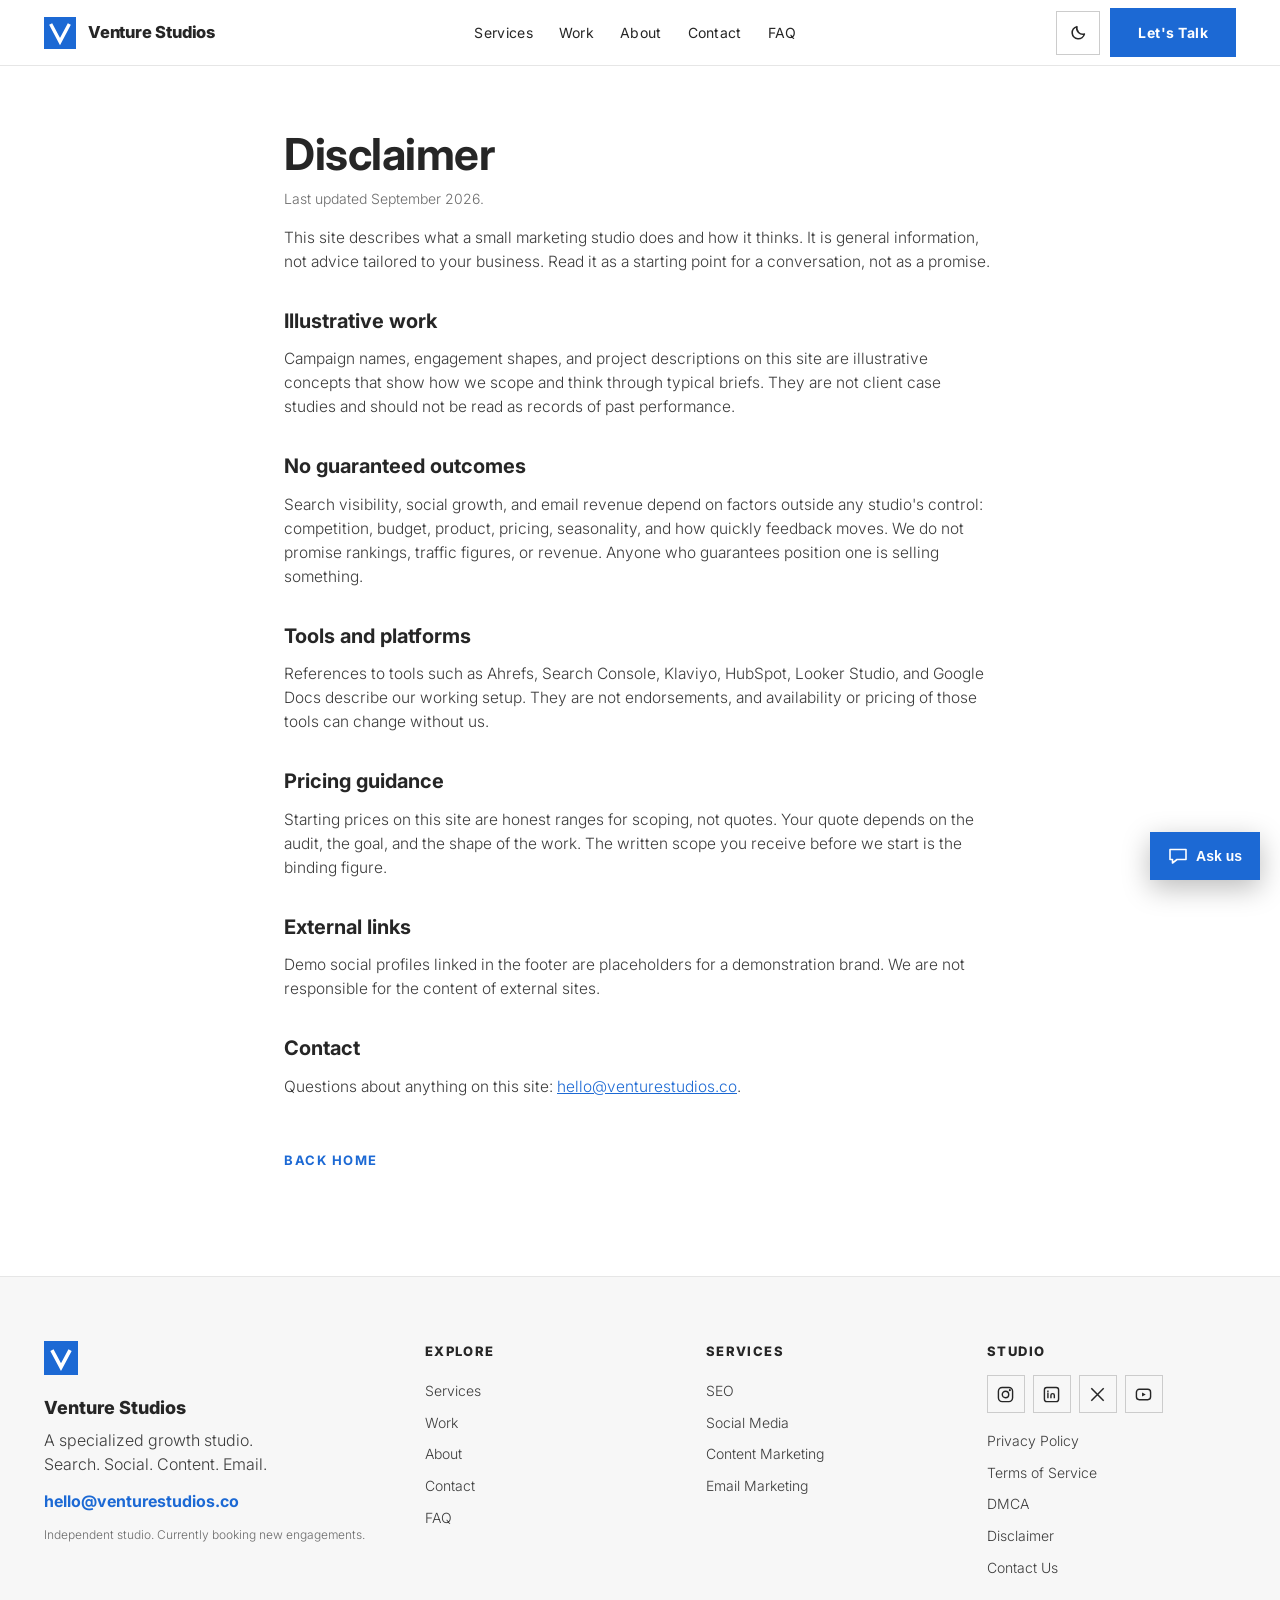
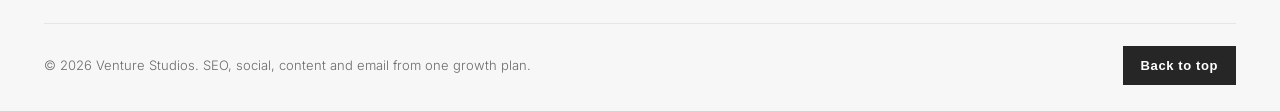
<file: disclaimer/index.html>
<!DOCTYPE html><html lang="en" data-theme="light"><head><meta charset="utf-8"><meta name="viewport" content="width=device-width, initial-scale=1, viewport-fit=cover"><title>Disclaimer — Venture Studios</title><meta name="description" content="Limitations and context for the content on the Venture Studios site."><link rel="canonical" href="https://ventures-studio.vercel.app/disclaimer"><meta property="og:type" content="website"><meta property="og:title" content="Disclaimer — Venture Studios"><meta property="og:description" content="Limitations and context for the content on the Venture Studios site."><meta property="og:url" content="https://ventures-studio.vercel.app/disclaimer"><meta property="og:image" content="https://ventures-studio.vercel.app/og-image.svg"><meta property="og:image:width" content="1200"><meta property="og:image:height" content="630"><meta property="og:image:alt" content="Venture Studios — SEO, social, content and email"><meta name="twitter:card" content="summary_large_image"><meta name="twitter:image" content="https://ventures-studio.vercel.app/og-image.svg"><meta name="twitter:title" content="Disclaimer — Venture Studios"><meta name="twitter:description" content="Limitations and context for the content on the Venture Studios site."><link rel="icon" type="image/svg+xml" href="/favicon.svg"><meta name="theme-color" content="#ffffff" media="(prefers-color-scheme: light)"><meta name="theme-color" content="#0f1419" media="(prefers-color-scheme: dark)"><link rel="preconnect" href="https://fonts.googleapis.com"><link rel="preconnect" href="https://fonts.gstatic.com" crossorigin><link href="https://fonts.googleapis.com/css2?family=Inter:wght@300;400;500;700;800&display=swap" rel="stylesheet"><link rel="stylesheet" href="/styles.css"><script type="application/ld+json">{"@context":"https://schema.org","@type":"ProfessionalService","name":"Venture Studios","url":"https://ventures-studio.vercel.app","email":"hello@venturestudios.co","description":"Limitations and context for the content on the Venture Studios site.","areaServed":["Worldwide"],"makesOffer":[{"@type":"Offer","itemOffered":{"@type":"Service","name":"SEO"}},{"@type":"Offer","itemOffered":{"@type":"Service","name":"Social Media"}},{"@type":"Offer","itemOffered":{"@type":"Service","name":"Content Marketing"}},{"@type":"Offer","itemOffered":{"@type":"Service","name":"Email Marketing"}}]}</script><noscript><style>.rv{opacity:1 !important;transform:none !important}</style></noscript><script type="module">(function(){try{var e=localStorage.getItem(`vs-theme`)||(window.matchMedia(`(prefers-color-scheme: dark)`).matches?`dark`:`light`);document.documentElement.setAttribute(`data-theme`,e)}catch{}})();</script></head><body><a class="skip" href="#main">Skip to content</a><header class="topnav" id="topnav"><div class="wrap nav-inner"><a class="brand" href="/" aria-label="Venture Studios home"><span class="mark" aria-hidden="true"><svg width="32" height="32" viewBox="0 0 30 30" fill="none"><rect width="30" height="30" fill="#1c69d4"></rect><path d="M7 8 L15 23 L23 8" stroke="#fff" stroke-width="3.2" stroke-linecap="square" stroke-linejoin="miter" fill="none"></path><path d="M11.5 8 L15 15.5 L18.5 8" stroke="#1c69d4" stroke-width="1.4" fill="none"></path></svg></span><span class="brand-text">Venture Studios</span></a><nav class="desk" aria-label="Primary"><a href="/#services">Services</a><a href="/#work">Work</a><a href="/#about">About</a><a href="/contact">Contact</a><a href="/#faq">FAQ</a></nav><div class="nav-cta"><button class="theme-btn" id="themeBtn" aria-label="Switch to dark mode" aria-pressed="false"><svg class="ic-sun" width="17" height="17" viewBox="0 0 16 16" fill="none" aria-hidden="true"><circle cx="8" cy="8" r="3.2" stroke="currentColor" stroke-width="1.5"></circle><path d="M8 0.8v1.8M8 13.4v1.8M0.8 8h1.8M13.4 8h1.8M3 3l1.3 1.3M11.7 11.7L13 13M13 3l-1.3 1.3M4.3 11.7L3 13" stroke="currentColor" stroke-width="1.5" stroke-linecap="square"></path></svg><svg class="ic-moon" width="17" height="17" viewBox="0 0 16 16" fill="none" aria-hidden="true"><path d="M13.5 9.5A5.8 5.8 0 0 1 6.5 2.5a5.8 5.8 0 1 0 7 7z" stroke="currentColor" stroke-width="1.5" stroke-linejoin="round"></path></svg></button><a class="btn-primary" href="/#contact">Let's Talk</a><button class="burger" id="burger" aria-label="Open menu" aria-expanded="false" aria-controls="mobileMenu"><span></span><span></span><span></span></button></div></div><div class="mobile-menu" id="mobileMenu" hidden><nav aria-label="Mobile"><a href="/#services">Services</a><a href="/#work">Work</a><a href="/#about">About</a><a href="/contact">Contact</a><a href="/#faq">FAQ</a><a class="btn-primary" href="/contact">Let's Talk</a></nav><p class="mm-note">SEO, social, content and email<br><a href="mailto:hello@venturestudios.co">hello@venturestudios.co</a></p></div></header><main id="main"><div class="legal"><h1>Disclaimer</h1><p class="updated">Last updated September 2026.</p><p>This site describes what a small marketing studio does and how it thinks. It is general information, not advice tailored to your business. Read it as a starting point for a conversation, not as a promise.</p><h2>Illustrative work</h2><p>Campaign names, engagement shapes, and project descriptions on this site are illustrative concepts that show how we scope and think through typical briefs. They are not client case studies and should not be read as records of past performance.</p><h2>No guaranteed outcomes</h2><p>Search visibility, social growth, and email revenue depend on factors outside any studio's control: competition, budget, product, pricing, seasonality, and how quickly feedback moves. We do not promise rankings, traffic figures, or revenue. Anyone who guarantees position one is selling something.</p><h2>Tools and platforms</h2><p>References to tools such as Ahrefs, Search Console, Klaviyo, HubSpot, Looker Studio, and Google Docs describe our working setup. They are not endorsements, and availability or pricing of those tools can change without us.</p><h2>Pricing guidance</h2><p>Starting prices on this site are honest ranges for scoping, not quotes. Your quote depends on the audit, the goal, and the shape of the work. The written scope you receive before we start is the binding figure.</p><h2>External links</h2><p>Demo social profiles linked in the footer are placeholders for a demonstration brand. We are not responsible for the content of external sites.</p><h2>Contact</h2><p>Questions about anything on this site: <a href="mailto:hello@venturestudios.co">hello@venturestudios.co</a>.</p><p><a class="text-link back-link" href="/">Back home</a></p></div></main><footer class="footer"><div class="wrap"><div class="foot-top"><div class="foot-brand"><span class="mark" aria-hidden="true"><svg width="34" height="34" viewBox="0 0 30 30" fill="none"><rect width="30" height="30" fill="#1c69d4"></rect><path d="M7 8 L15 23 L23 8" stroke="#fff" stroke-width="3.2" fill="none"></path></svg></span><p class="foot-name">Venture Studios</p><p class="foot-tag">A specialized growth studio.<br>Search. Social. Content. Email.</p><a class="foot-mail" href="mailto:hello@venturestudios.co">hello@venturestudios.co</a><p class="foot-note">Independent studio. Currently booking new engagements.</p></div><nav class="foot-col" aria-label="Explore"><p>Explore</p><a href="/#services">Services</a><a href="/#work">Work</a><a href="/#about">About</a><a href="/contact">Contact</a><a href="/#faq">FAQ</a></nav><nav class="foot-col" aria-label="Services"><p>Services</p><a href="/#services">SEO</a><a href="/#services">Social Media</a><a href="/#services">Content Marketing</a><a href="/#services">Email Marketing</a></nav><div class="foot-col"><p>Studio</p><!-- Demo social URLs — replace with real profiles before launch --><div class="socials"><a href="https://instagram.com/venturestudios.co" rel="noopener noreferrer" aria-label="Venture Studios on Instagram (demo profile)"><svg width="17" height="17" viewBox="0 0 18 18" fill="none" aria-hidden="true"><rect x="1.5" y="1.5" width="15" height="15" rx="4" stroke="currentColor" stroke-width="1.5"></rect><circle cx="9" cy="9" r="3.4" stroke="currentColor" stroke-width="1.5"></circle><circle cx="13.6" cy="4.4" r="1.1" fill="currentColor"></circle></svg></a><a href="https://linkedin.com/company/venturestudios" rel="noopener noreferrer" aria-label="Venture Studios on LinkedIn (demo profile)"><svg width="17" height="17" viewBox="0 0 18 18" fill="none" aria-hidden="true"><rect x="1.5" y="1.5" width="15" height="15" rx="2.5" stroke="currentColor" stroke-width="1.5"></rect><path d="M5.2 8v4.2M5.2 5.6v.2M8.4 12.2v-2.3c0-1 .8-1.8 1.8-1.8s1.8.8 1.8 1.8v2.3" stroke="currentColor" stroke-width="1.5" stroke-linecap="square"></path></svg></a><a href="https://x.com/venturestudios" rel="noopener noreferrer" aria-label="Venture Studios on X (demo profile)"><svg width="17" height="17" viewBox="0 0 18 18" fill="none" aria-hidden="true"><path d="M3 3l12 12M15 3L3 15" stroke="currentColor" stroke-width="1.6" stroke-linecap="square"></path></svg></a><a href="https://youtube.com/@venturestudios" rel="noopener noreferrer" aria-label="Venture Studios on YouTube (demo channel)"><svg width="17" height="17" viewBox="0 0 18 18" fill="none" aria-hidden="true"><rect x="1.5" y="3.5" width="15" height="11" rx="3" stroke="currentColor" stroke-width="1.5"></rect><path d="M7.5 6.8v4.4L11.4 9 7.5 6.8z" fill="currentColor"></path></svg></a></div><a href="/privacy">Privacy Policy</a><a href="/terms">Terms of Service</a><a href="/dmca">DMCA</a><a href="/disclaimer">Disclaimer</a><a href="/contact">Contact Us</a></div></div><div class="foot-base"><p>© <span id="year">2026</span> Venture Studios. SEO, social, content and email from one growth plan.</p><button class="to-top" id="toTop">Back to top</button></div></div></footer><button class="chat-fab" id="chatFab" aria-label="Open studio chat" aria-expanded="false" aria-controls="chatPanel"><svg width="20" height="20" viewBox="0 0 20 20" fill="none" aria-hidden="true"><path d="M2 3.5h16v10H9l-4.5 3.5v-3.5H2v-10z" stroke="currentColor" stroke-width="1.6" stroke-linejoin="round"></path></svg><span>Ask us</span></button><section class="chat" id="chatPanel" role="dialog" aria-label="Venture Studios assistant" aria-modal="false" hidden><header><div><strong>Studio assistant</strong><span>Automated assistant. Answers from this site only.</span></div><button id="chatClose" aria-label="Close chat">✕</button></header><div class="chat-log" id="chatLog" aria-live="polite"></div><div class="chips" id="chatChips"><button>What do you do?</button><button>Services</button><button>Start a project</button><button>Contact</button></div><form id="chatForm"><label class="sr" for="chatInput">Type your message</label><input id="chatInput" type="text" placeholder="Ask about services, process…" autocomplete="off" maxlength="300"><button type="submit" aria-label="Send message"><svg width="16" height="16" viewBox="0 0 16 16" fill="none" aria-hidden="true"><path d="M2 8h11M9 3.5L13.5 8 9 12.5" stroke="currentColor" stroke-width="1.6" stroke-linecap="square" stroke-linejoin="miter"></path></svg></button></form></section><script src="/app.js" defer></script></body></html>
</file>
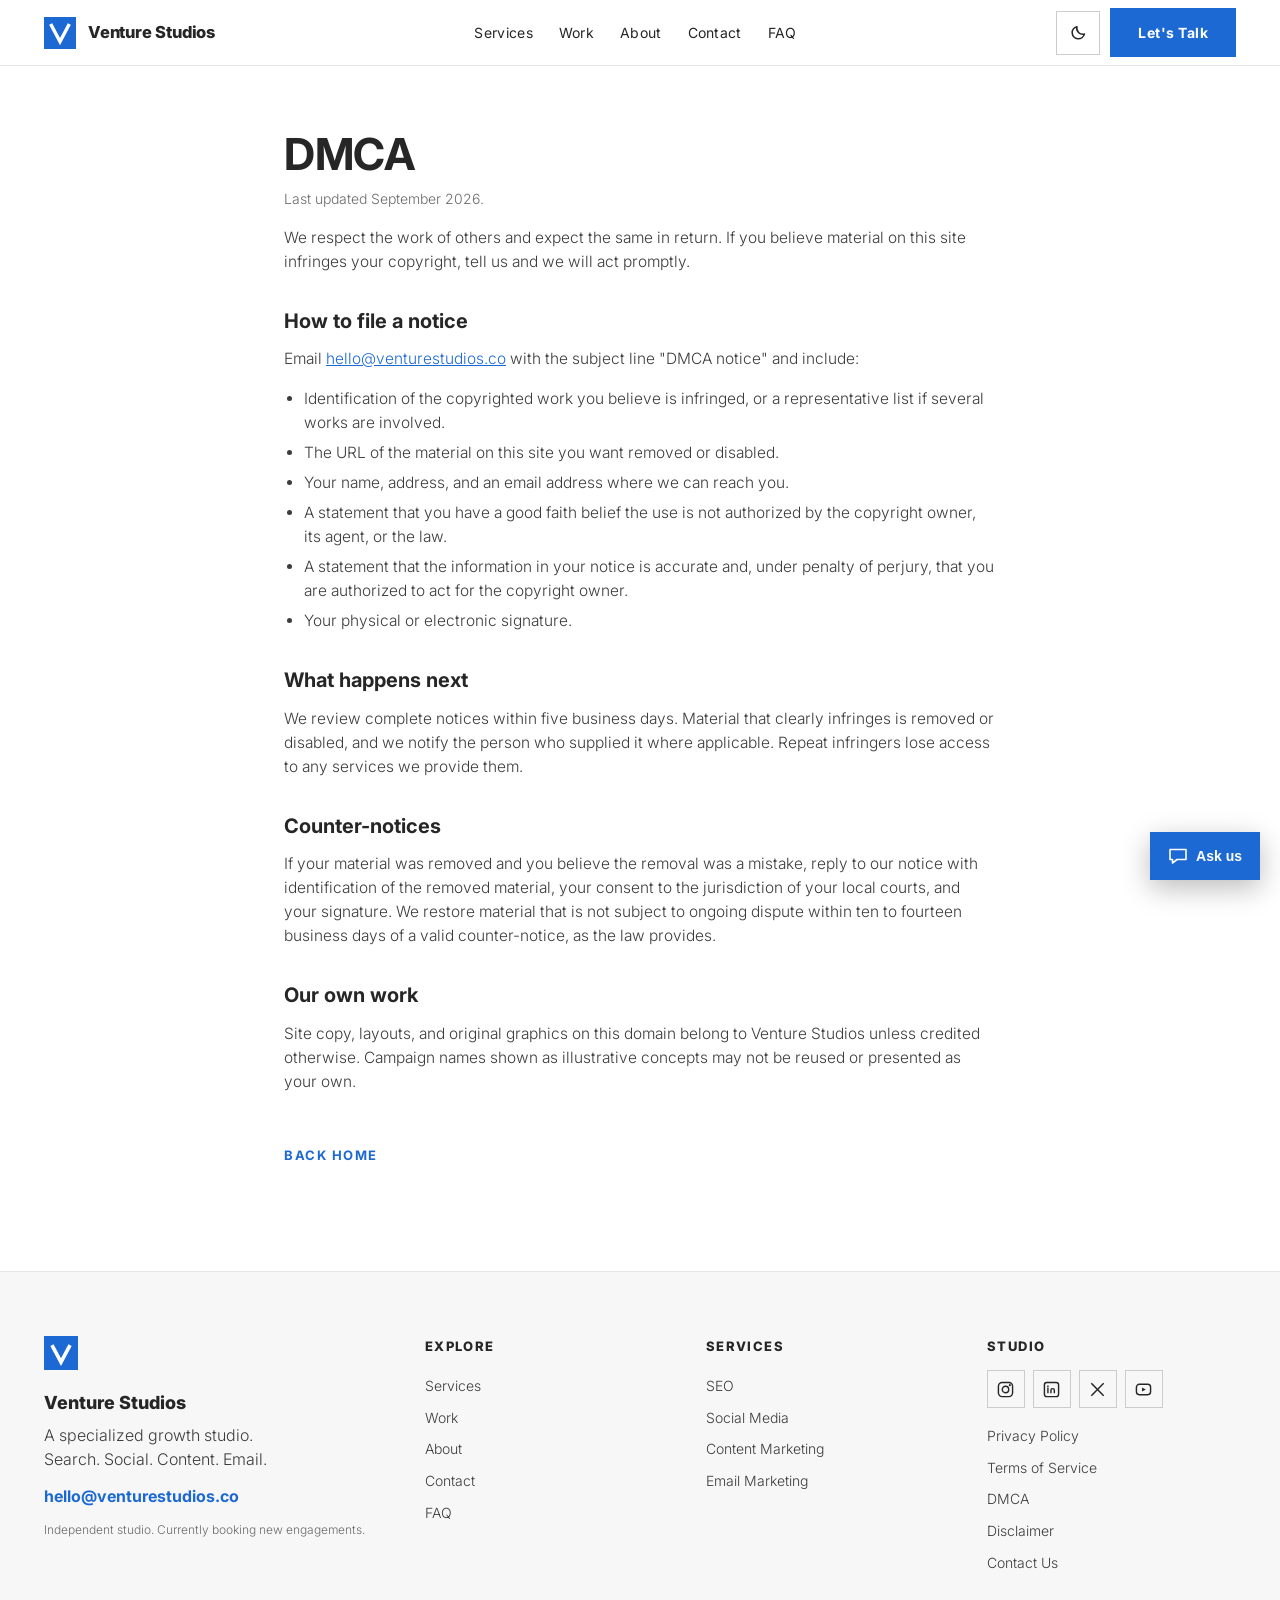
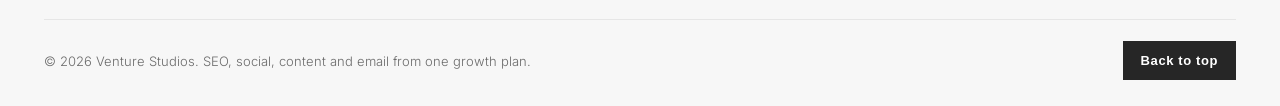
<file: dmca/index.html>
<!DOCTYPE html><html lang="en" data-theme="light"><head><meta charset="utf-8"><meta name="viewport" content="width=device-width, initial-scale=1, viewport-fit=cover"><title>DMCA — Venture Studios</title><meta name="description" content="How to report copyright concerns to Venture Studios."><link rel="canonical" href="https://ventures-studio.vercel.app/dmca"><meta property="og:type" content="website"><meta property="og:title" content="DMCA — Venture Studios"><meta property="og:description" content="How to report copyright concerns to Venture Studios."><meta property="og:url" content="https://ventures-studio.vercel.app/dmca"><meta property="og:image" content="https://ventures-studio.vercel.app/og-image.svg"><meta property="og:image:width" content="1200"><meta property="og:image:height" content="630"><meta property="og:image:alt" content="Venture Studios — SEO, social, content and email"><meta name="twitter:card" content="summary_large_image"><meta name="twitter:image" content="https://ventures-studio.vercel.app/og-image.svg"><meta name="twitter:title" content="DMCA — Venture Studios"><meta name="twitter:description" content="How to report copyright concerns to Venture Studios."><link rel="icon" type="image/svg+xml" href="/favicon.svg"><meta name="theme-color" content="#ffffff" media="(prefers-color-scheme: light)"><meta name="theme-color" content="#0f1419" media="(prefers-color-scheme: dark)"><link rel="preconnect" href="https://fonts.googleapis.com"><link rel="preconnect" href="https://fonts.gstatic.com" crossorigin><link href="https://fonts.googleapis.com/css2?family=Inter:wght@300;400;500;700;800&display=swap" rel="stylesheet"><link rel="stylesheet" href="/styles.css"><script type="application/ld+json">{"@context":"https://schema.org","@type":"ProfessionalService","name":"Venture Studios","url":"https://ventures-studio.vercel.app","email":"hello@venturestudios.co","description":"How to report copyright concerns to Venture Studios.","areaServed":["Worldwide"],"makesOffer":[{"@type":"Offer","itemOffered":{"@type":"Service","name":"SEO"}},{"@type":"Offer","itemOffered":{"@type":"Service","name":"Social Media"}},{"@type":"Offer","itemOffered":{"@type":"Service","name":"Content Marketing"}},{"@type":"Offer","itemOffered":{"@type":"Service","name":"Email Marketing"}}]}</script><noscript><style>.rv{opacity:1 !important;transform:none !important}</style></noscript><script type="module">(function(){try{var e=localStorage.getItem(`vs-theme`)||(window.matchMedia(`(prefers-color-scheme: dark)`).matches?`dark`:`light`);document.documentElement.setAttribute(`data-theme`,e)}catch{}})();</script></head><body><a class="skip" href="#main">Skip to content</a><header class="topnav" id="topnav"><div class="wrap nav-inner"><a class="brand" href="/" aria-label="Venture Studios home"><span class="mark" aria-hidden="true"><svg width="32" height="32" viewBox="0 0 30 30" fill="none"><rect width="30" height="30" fill="#1c69d4"></rect><path d="M7 8 L15 23 L23 8" stroke="#fff" stroke-width="3.2" stroke-linecap="square" stroke-linejoin="miter" fill="none"></path><path d="M11.5 8 L15 15.5 L18.5 8" stroke="#1c69d4" stroke-width="1.4" fill="none"></path></svg></span><span class="brand-text">Venture Studios</span></a><nav class="desk" aria-label="Primary"><a href="/#services">Services</a><a href="/#work">Work</a><a href="/#about">About</a><a href="/contact">Contact</a><a href="/#faq">FAQ</a></nav><div class="nav-cta"><button class="theme-btn" id="themeBtn" aria-label="Switch to dark mode" aria-pressed="false"><svg class="ic-sun" width="17" height="17" viewBox="0 0 16 16" fill="none" aria-hidden="true"><circle cx="8" cy="8" r="3.2" stroke="currentColor" stroke-width="1.5"></circle><path d="M8 0.8v1.8M8 13.4v1.8M0.8 8h1.8M13.4 8h1.8M3 3l1.3 1.3M11.7 11.7L13 13M13 3l-1.3 1.3M4.3 11.7L3 13" stroke="currentColor" stroke-width="1.5" stroke-linecap="square"></path></svg><svg class="ic-moon" width="17" height="17" viewBox="0 0 16 16" fill="none" aria-hidden="true"><path d="M13.5 9.5A5.8 5.8 0 0 1 6.5 2.5a5.8 5.8 0 1 0 7 7z" stroke="currentColor" stroke-width="1.5" stroke-linejoin="round"></path></svg></button><a class="btn-primary" href="/#contact">Let's Talk</a><button class="burger" id="burger" aria-label="Open menu" aria-expanded="false" aria-controls="mobileMenu"><span></span><span></span><span></span></button></div></div><div class="mobile-menu" id="mobileMenu" hidden><nav aria-label="Mobile"><a href="/#services">Services</a><a href="/#work">Work</a><a href="/#about">About</a><a href="/contact">Contact</a><a href="/#faq">FAQ</a><a class="btn-primary" href="/contact">Let's Talk</a></nav><p class="mm-note">SEO, social, content and email<br><a href="mailto:hello@venturestudios.co">hello@venturestudios.co</a></p></div></header><main id="main"><div class="legal"><h1>DMCA</h1><p class="updated">Last updated September 2026.</p><p>We respect the work of others and expect the same in return. If you believe material on this site infringes your copyright, tell us and we will act promptly.</p><h2>How to file a notice</h2><p>Email <a href="mailto:hello@venturestudios.co">hello@venturestudios.co</a> with the subject line "DMCA notice" and include:</p><ul><li>Identification of the copyrighted work you believe is infringed, or a representative list if several works are involved.</li><li>The URL of the material on this site you want removed or disabled.</li><li>Your name, address, and an email address where we can reach you.</li><li>A statement that you have a good faith belief the use is not authorized by the copyright owner, its agent, or the law.</li><li>A statement that the information in your notice is accurate and, under penalty of perjury, that you are authorized to act for the copyright owner.</li><li>Your physical or electronic signature.</li></ul><h2>What happens next</h2><p>We review complete notices within five business days. Material that clearly infringes is removed or disabled, and we notify the person who supplied it where applicable. Repeat infringers lose access to any services we provide them.</p><h2>Counter-notices</h2><p>If your material was removed and you believe the removal was a mistake, reply to our notice with identification of the removed material, your consent to the jurisdiction of your local courts, and your signature. We restore material that is not subject to ongoing dispute within ten to fourteen business days of a valid counter-notice, as the law provides.</p><h2>Our own work</h2><p>Site copy, layouts, and original graphics on this domain belong to Venture Studios unless credited otherwise. Campaign names shown as illustrative concepts may not be reused or presented as your own.</p><p><a class="text-link back-link" href="/">Back home</a></p></div></main><footer class="footer"><div class="wrap"><div class="foot-top"><div class="foot-brand"><span class="mark" aria-hidden="true"><svg width="34" height="34" viewBox="0 0 30 30" fill="none"><rect width="30" height="30" fill="#1c69d4"></rect><path d="M7 8 L15 23 L23 8" stroke="#fff" stroke-width="3.2" fill="none"></path></svg></span><p class="foot-name">Venture Studios</p><p class="foot-tag">A specialized growth studio.<br>Search. Social. Content. Email.</p><a class="foot-mail" href="mailto:hello@venturestudios.co">hello@venturestudios.co</a><p class="foot-note">Independent studio. Currently booking new engagements.</p></div><nav class="foot-col" aria-label="Explore"><p>Explore</p><a href="/#services">Services</a><a href="/#work">Work</a><a href="/#about">About</a><a href="/contact">Contact</a><a href="/#faq">FAQ</a></nav><nav class="foot-col" aria-label="Services"><p>Services</p><a href="/#services">SEO</a><a href="/#services">Social Media</a><a href="/#services">Content Marketing</a><a href="/#services">Email Marketing</a></nav><div class="foot-col"><p>Studio</p><!-- Demo social URLs — replace with real profiles before launch --><div class="socials"><a href="https://instagram.com/venturestudios.co" rel="noopener noreferrer" aria-label="Venture Studios on Instagram (demo profile)"><svg width="17" height="17" viewBox="0 0 18 18" fill="none" aria-hidden="true"><rect x="1.5" y="1.5" width="15" height="15" rx="4" stroke="currentColor" stroke-width="1.5"></rect><circle cx="9" cy="9" r="3.4" stroke="currentColor" stroke-width="1.5"></circle><circle cx="13.6" cy="4.4" r="1.1" fill="currentColor"></circle></svg></a><a href="https://linkedin.com/company/venturestudios" rel="noopener noreferrer" aria-label="Venture Studios on LinkedIn (demo profile)"><svg width="17" height="17" viewBox="0 0 18 18" fill="none" aria-hidden="true"><rect x="1.5" y="1.5" width="15" height="15" rx="2.5" stroke="currentColor" stroke-width="1.5"></rect><path d="M5.2 8v4.2M5.2 5.6v.2M8.4 12.2v-2.3c0-1 .8-1.8 1.8-1.8s1.8.8 1.8 1.8v2.3" stroke="currentColor" stroke-width="1.5" stroke-linecap="square"></path></svg></a><a href="https://x.com/venturestudios" rel="noopener noreferrer" aria-label="Venture Studios on X (demo profile)"><svg width="17" height="17" viewBox="0 0 18 18" fill="none" aria-hidden="true"><path d="M3 3l12 12M15 3L3 15" stroke="currentColor" stroke-width="1.6" stroke-linecap="square"></path></svg></a><a href="https://youtube.com/@venturestudios" rel="noopener noreferrer" aria-label="Venture Studios on YouTube (demo channel)"><svg width="17" height="17" viewBox="0 0 18 18" fill="none" aria-hidden="true"><rect x="1.5" y="3.5" width="15" height="11" rx="3" stroke="currentColor" stroke-width="1.5"></rect><path d="M7.5 6.8v4.4L11.4 9 7.5 6.8z" fill="currentColor"></path></svg></a></div><a href="/privacy">Privacy Policy</a><a href="/terms">Terms of Service</a><a href="/dmca">DMCA</a><a href="/disclaimer">Disclaimer</a><a href="/contact">Contact Us</a></div></div><div class="foot-base"><p>© <span id="year">2026</span> Venture Studios. SEO, social, content and email from one growth plan.</p><button class="to-top" id="toTop">Back to top</button></div></div></footer><button class="chat-fab" id="chatFab" aria-label="Open studio chat" aria-expanded="false" aria-controls="chatPanel"><svg width="20" height="20" viewBox="0 0 20 20" fill="none" aria-hidden="true"><path d="M2 3.5h16v10H9l-4.5 3.5v-3.5H2v-10z" stroke="currentColor" stroke-width="1.6" stroke-linejoin="round"></path></svg><span>Ask us</span></button><section class="chat" id="chatPanel" role="dialog" aria-label="Venture Studios assistant" aria-modal="false" hidden><header><div><strong>Studio assistant</strong><span>Automated assistant. Answers from this site only.</span></div><button id="chatClose" aria-label="Close chat">✕</button></header><div class="chat-log" id="chatLog" aria-live="polite"></div><div class="chips" id="chatChips"><button>What do you do?</button><button>Services</button><button>Start a project</button><button>Contact</button></div><form id="chatForm"><label class="sr" for="chatInput">Type your message</label><input id="chatInput" type="text" placeholder="Ask about services, process…" autocomplete="off" maxlength="300"><button type="submit" aria-label="Send message"><svg width="16" height="16" viewBox="0 0 16 16" fill="none" aria-hidden="true"><path d="M2 8h11M9 3.5L13.5 8 9 12.5" stroke="currentColor" stroke-width="1.6" stroke-linecap="square" stroke-linejoin="miter"></path></svg></button></form></section><script src="/app.js" defer></script></body></html>
</file>
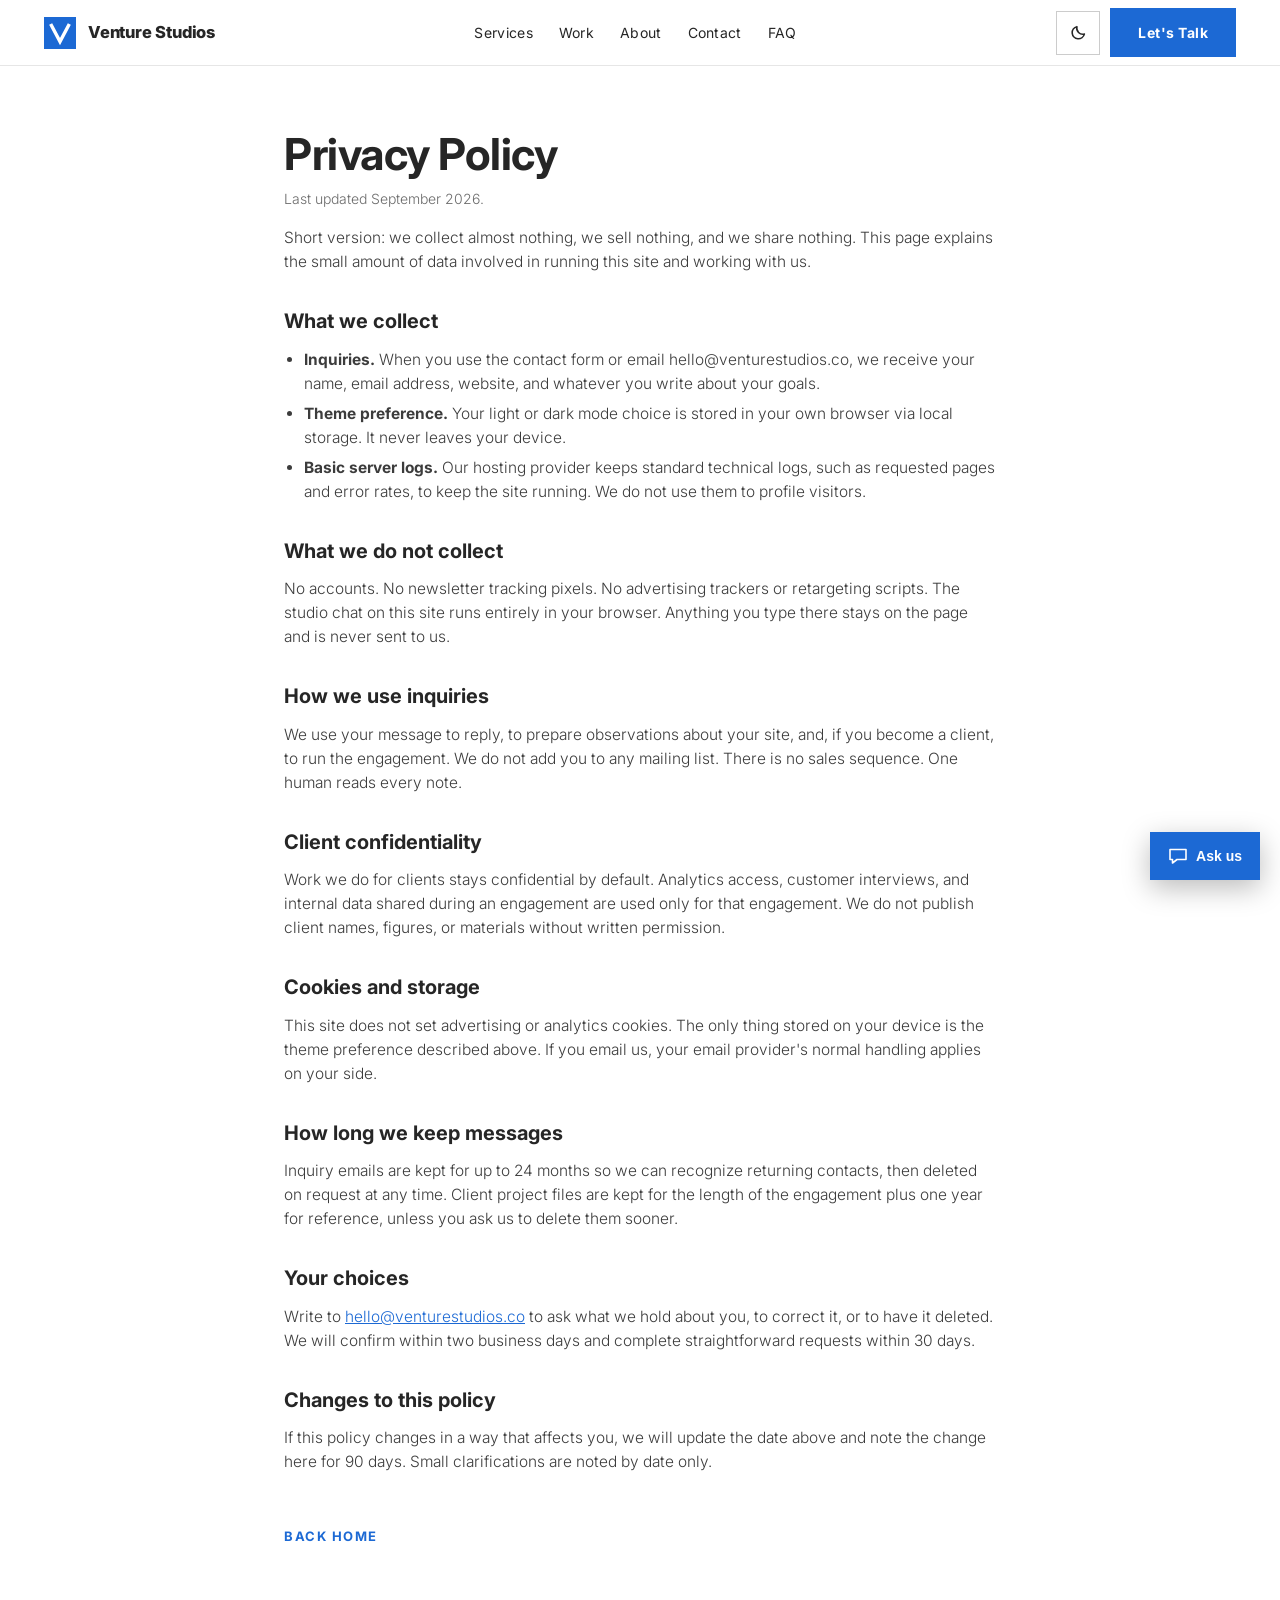
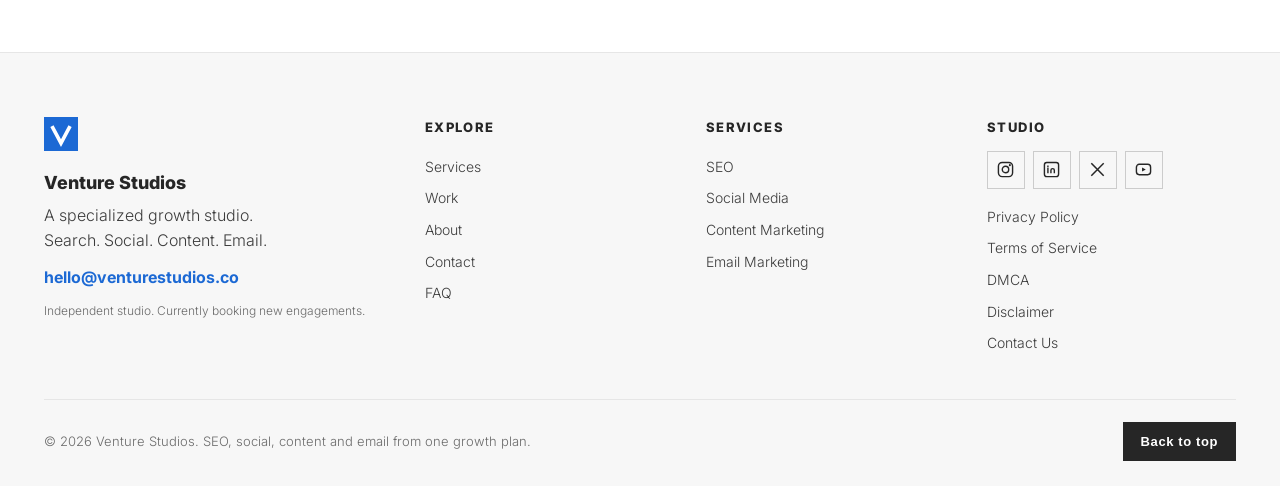
<file: privacy/index.html>
<!DOCTYPE html><html lang="en" data-theme="light"><head><meta charset="utf-8"><meta name="viewport" content="width=device-width, initial-scale=1, viewport-fit=cover"><title>Privacy Policy — Venture Studios</title><meta name="description" content="How Venture Studios collects, uses and protects your information."><link rel="canonical" href="https://ventures-studio.vercel.app/privacy"><meta property="og:type" content="website"><meta property="og:title" content="Privacy Policy — Venture Studios"><meta property="og:description" content="How Venture Studios collects, uses and protects your information."><meta property="og:url" content="https://ventures-studio.vercel.app/privacy"><meta property="og:image" content="https://ventures-studio.vercel.app/og-image.svg"><meta property="og:image:width" content="1200"><meta property="og:image:height" content="630"><meta property="og:image:alt" content="Venture Studios — SEO, social, content and email"><meta name="twitter:card" content="summary_large_image"><meta name="twitter:image" content="https://ventures-studio.vercel.app/og-image.svg"><meta name="twitter:title" content="Privacy Policy — Venture Studios"><meta name="twitter:description" content="How Venture Studios collects, uses and protects your information."><link rel="icon" type="image/svg+xml" href="/favicon.svg"><meta name="theme-color" content="#ffffff" media="(prefers-color-scheme: light)"><meta name="theme-color" content="#0f1419" media="(prefers-color-scheme: dark)"><link rel="preconnect" href="https://fonts.googleapis.com"><link rel="preconnect" href="https://fonts.gstatic.com" crossorigin><link href="https://fonts.googleapis.com/css2?family=Inter:wght@300;400;500;700;800&display=swap" rel="stylesheet"><link rel="stylesheet" href="/styles.css"><script type="application/ld+json">{"@context":"https://schema.org","@type":"ProfessionalService","name":"Venture Studios","url":"https://ventures-studio.vercel.app","email":"hello@venturestudios.co","description":"How Venture Studios collects, uses and protects your information.","areaServed":["Worldwide"],"makesOffer":[{"@type":"Offer","itemOffered":{"@type":"Service","name":"SEO"}},{"@type":"Offer","itemOffered":{"@type":"Service","name":"Social Media"}},{"@type":"Offer","itemOffered":{"@type":"Service","name":"Content Marketing"}},{"@type":"Offer","itemOffered":{"@type":"Service","name":"Email Marketing"}}]}</script><noscript><style>.rv{opacity:1 !important;transform:none !important}</style></noscript><script type="module">(function(){try{var e=localStorage.getItem(`vs-theme`)||(window.matchMedia(`(prefers-color-scheme: dark)`).matches?`dark`:`light`);document.documentElement.setAttribute(`data-theme`,e)}catch{}})();</script></head><body><a class="skip" href="#main">Skip to content</a><header class="topnav" id="topnav"><div class="wrap nav-inner"><a class="brand" href="/" aria-label="Venture Studios home"><span class="mark" aria-hidden="true"><svg width="32" height="32" viewBox="0 0 30 30" fill="none"><rect width="30" height="30" fill="#1c69d4"></rect><path d="M7 8 L15 23 L23 8" stroke="#fff" stroke-width="3.2" stroke-linecap="square" stroke-linejoin="miter" fill="none"></path><path d="M11.5 8 L15 15.5 L18.5 8" stroke="#1c69d4" stroke-width="1.4" fill="none"></path></svg></span><span class="brand-text">Venture Studios</span></a><nav class="desk" aria-label="Primary"><a href="/#services">Services</a><a href="/#work">Work</a><a href="/#about">About</a><a href="/contact">Contact</a><a href="/#faq">FAQ</a></nav><div class="nav-cta"><button class="theme-btn" id="themeBtn" aria-label="Switch to dark mode" aria-pressed="false"><svg class="ic-sun" width="17" height="17" viewBox="0 0 16 16" fill="none" aria-hidden="true"><circle cx="8" cy="8" r="3.2" stroke="currentColor" stroke-width="1.5"></circle><path d="M8 0.8v1.8M8 13.4v1.8M0.8 8h1.8M13.4 8h1.8M3 3l1.3 1.3M11.7 11.7L13 13M13 3l-1.3 1.3M4.3 11.7L3 13" stroke="currentColor" stroke-width="1.5" stroke-linecap="square"></path></svg><svg class="ic-moon" width="17" height="17" viewBox="0 0 16 16" fill="none" aria-hidden="true"><path d="M13.5 9.5A5.8 5.8 0 0 1 6.5 2.5a5.8 5.8 0 1 0 7 7z" stroke="currentColor" stroke-width="1.5" stroke-linejoin="round"></path></svg></button><a class="btn-primary" href="/#contact">Let's Talk</a><button class="burger" id="burger" aria-label="Open menu" aria-expanded="false" aria-controls="mobileMenu"><span></span><span></span><span></span></button></div></div><div class="mobile-menu" id="mobileMenu" hidden><nav aria-label="Mobile"><a href="/#services">Services</a><a href="/#work">Work</a><a href="/#about">About</a><a href="/contact">Contact</a><a href="/#faq">FAQ</a><a class="btn-primary" href="/contact">Let's Talk</a></nav><p class="mm-note">SEO, social, content and email<br><a href="mailto:hello@venturestudios.co">hello@venturestudios.co</a></p></div></header><main id="main"><div class="legal"><h1>Privacy Policy</h1><p class="updated">Last updated September 2026.</p><p>Short version: we collect almost nothing, we sell nothing, and we share nothing. This page explains the small amount of data involved in running this site and working with us.</p><h2>What we collect</h2><ul><li><strong>Inquiries.</strong> When you use the contact form or email hello@venturestudios.co, we receive your name, email address, website, and whatever you write about your goals.</li><li><strong>Theme preference.</strong> Your light or dark mode choice is stored in your own browser via local storage. It never leaves your device.</li><li><strong>Basic server logs.</strong> Our hosting provider keeps standard technical logs, such as requested pages and error rates, to keep the site running. We do not use them to profile visitors.</li></ul><h2>What we do not collect</h2><p>No accounts. No newsletter tracking pixels. No advertising trackers or retargeting scripts. The studio chat on this site runs entirely in your browser. Anything you type there stays on the page and is never sent to us.</p><h2>How we use inquiries</h2><p>We use your message to reply, to prepare observations about your site, and, if you become a client, to run the engagement. We do not add you to any mailing list. There is no sales sequence. One human reads every note.</p><h2>Client confidentiality</h2><p>Work we do for clients stays confidential by default. Analytics access, customer interviews, and internal data shared during an engagement are used only for that engagement. We do not publish client names, figures, or materials without written permission.</p><h2>Cookies and storage</h2><p>This site does not set advertising or analytics cookies. The only thing stored on your device is the theme preference described above. If you email us, your email provider's normal handling applies on your side.</p><h2>How long we keep messages</h2><p>Inquiry emails are kept for up to 24 months so we can recognize returning contacts, then deleted on request at any time. Client project files are kept for the length of the engagement plus one year for reference, unless you ask us to delete them sooner.</p><h2>Your choices</h2><p>Write to <a href="mailto:hello@venturestudios.co">hello@venturestudios.co</a> to ask what we hold about you, to correct it, or to have it deleted. We will confirm within two business days and complete straightforward requests within 30 days.</p><h2>Changes to this policy</h2><p>If this policy changes in a way that affects you, we will update the date above and note the change here for 90 days. Small clarifications are noted by date only.</p><p><a class="text-link back-link" href="/">Back home</a></p></div></main><footer class="footer"><div class="wrap"><div class="foot-top"><div class="foot-brand"><span class="mark" aria-hidden="true"><svg width="34" height="34" viewBox="0 0 30 30" fill="none"><rect width="30" height="30" fill="#1c69d4"></rect><path d="M7 8 L15 23 L23 8" stroke="#fff" stroke-width="3.2" fill="none"></path></svg></span><p class="foot-name">Venture Studios</p><p class="foot-tag">A specialized growth studio.<br>Search. Social. Content. Email.</p><a class="foot-mail" href="mailto:hello@venturestudios.co">hello@venturestudios.co</a><p class="foot-note">Independent studio. Currently booking new engagements.</p></div><nav class="foot-col" aria-label="Explore"><p>Explore</p><a href="/#services">Services</a><a href="/#work">Work</a><a href="/#about">About</a><a href="/contact">Contact</a><a href="/#faq">FAQ</a></nav><nav class="foot-col" aria-label="Services"><p>Services</p><a href="/#services">SEO</a><a href="/#services">Social Media</a><a href="/#services">Content Marketing</a><a href="/#services">Email Marketing</a></nav><div class="foot-col"><p>Studio</p><!-- Demo social URLs — replace with real profiles before launch --><div class="socials"><a href="https://instagram.com/venturestudios.co" rel="noopener noreferrer" aria-label="Venture Studios on Instagram (demo profile)"><svg width="17" height="17" viewBox="0 0 18 18" fill="none" aria-hidden="true"><rect x="1.5" y="1.5" width="15" height="15" rx="4" stroke="currentColor" stroke-width="1.5"></rect><circle cx="9" cy="9" r="3.4" stroke="currentColor" stroke-width="1.5"></circle><circle cx="13.6" cy="4.4" r="1.1" fill="currentColor"></circle></svg></a><a href="https://linkedin.com/company/venturestudios" rel="noopener noreferrer" aria-label="Venture Studios on LinkedIn (demo profile)"><svg width="17" height="17" viewBox="0 0 18 18" fill="none" aria-hidden="true"><rect x="1.5" y="1.5" width="15" height="15" rx="2.5" stroke="currentColor" stroke-width="1.5"></rect><path d="M5.2 8v4.2M5.2 5.6v.2M8.4 12.2v-2.3c0-1 .8-1.8 1.8-1.8s1.8.8 1.8 1.8v2.3" stroke="currentColor" stroke-width="1.5" stroke-linecap="square"></path></svg></a><a href="https://x.com/venturestudios" rel="noopener noreferrer" aria-label="Venture Studios on X (demo profile)"><svg width="17" height="17" viewBox="0 0 18 18" fill="none" aria-hidden="true"><path d="M3 3l12 12M15 3L3 15" stroke="currentColor" stroke-width="1.6" stroke-linecap="square"></path></svg></a><a href="https://youtube.com/@venturestudios" rel="noopener noreferrer" aria-label="Venture Studios on YouTube (demo channel)"><svg width="17" height="17" viewBox="0 0 18 18" fill="none" aria-hidden="true"><rect x="1.5" y="3.5" width="15" height="11" rx="3" stroke="currentColor" stroke-width="1.5"></rect><path d="M7.5 6.8v4.4L11.4 9 7.5 6.8z" fill="currentColor"></path></svg></a></div><a href="/privacy">Privacy Policy</a><a href="/terms">Terms of Service</a><a href="/dmca">DMCA</a><a href="/disclaimer">Disclaimer</a><a href="/contact">Contact Us</a></div></div><div class="foot-base"><p>© <span id="year">2026</span> Venture Studios. SEO, social, content and email from one growth plan.</p><button class="to-top" id="toTop">Back to top</button></div></div></footer><button class="chat-fab" id="chatFab" aria-label="Open studio chat" aria-expanded="false" aria-controls="chatPanel"><svg width="20" height="20" viewBox="0 0 20 20" fill="none" aria-hidden="true"><path d="M2 3.5h16v10H9l-4.5 3.5v-3.5H2v-10z" stroke="currentColor" stroke-width="1.6" stroke-linejoin="round"></path></svg><span>Ask us</span></button><section class="chat" id="chatPanel" role="dialog" aria-label="Venture Studios assistant" aria-modal="false" hidden><header><div><strong>Studio assistant</strong><span>Automated assistant. Answers from this site only.</span></div><button id="chatClose" aria-label="Close chat">✕</button></header><div class="chat-log" id="chatLog" aria-live="polite"></div><div class="chips" id="chatChips"><button>What do you do?</button><button>Services</button><button>Start a project</button><button>Contact</button></div><form id="chatForm"><label class="sr" for="chatInput">Type your message</label><input id="chatInput" type="text" placeholder="Ask about services, process…" autocomplete="off" maxlength="300"><button type="submit" aria-label="Send message"><svg width="16" height="16" viewBox="0 0 16 16" fill="none" aria-hidden="true"><path d="M2 8h11M9 3.5L13.5 8 9 12.5" stroke="currentColor" stroke-width="1.6" stroke-linecap="square" stroke-linejoin="miter"></path></svg></button></form></section><script src="/app.js" defer></script></body></html>
</file>
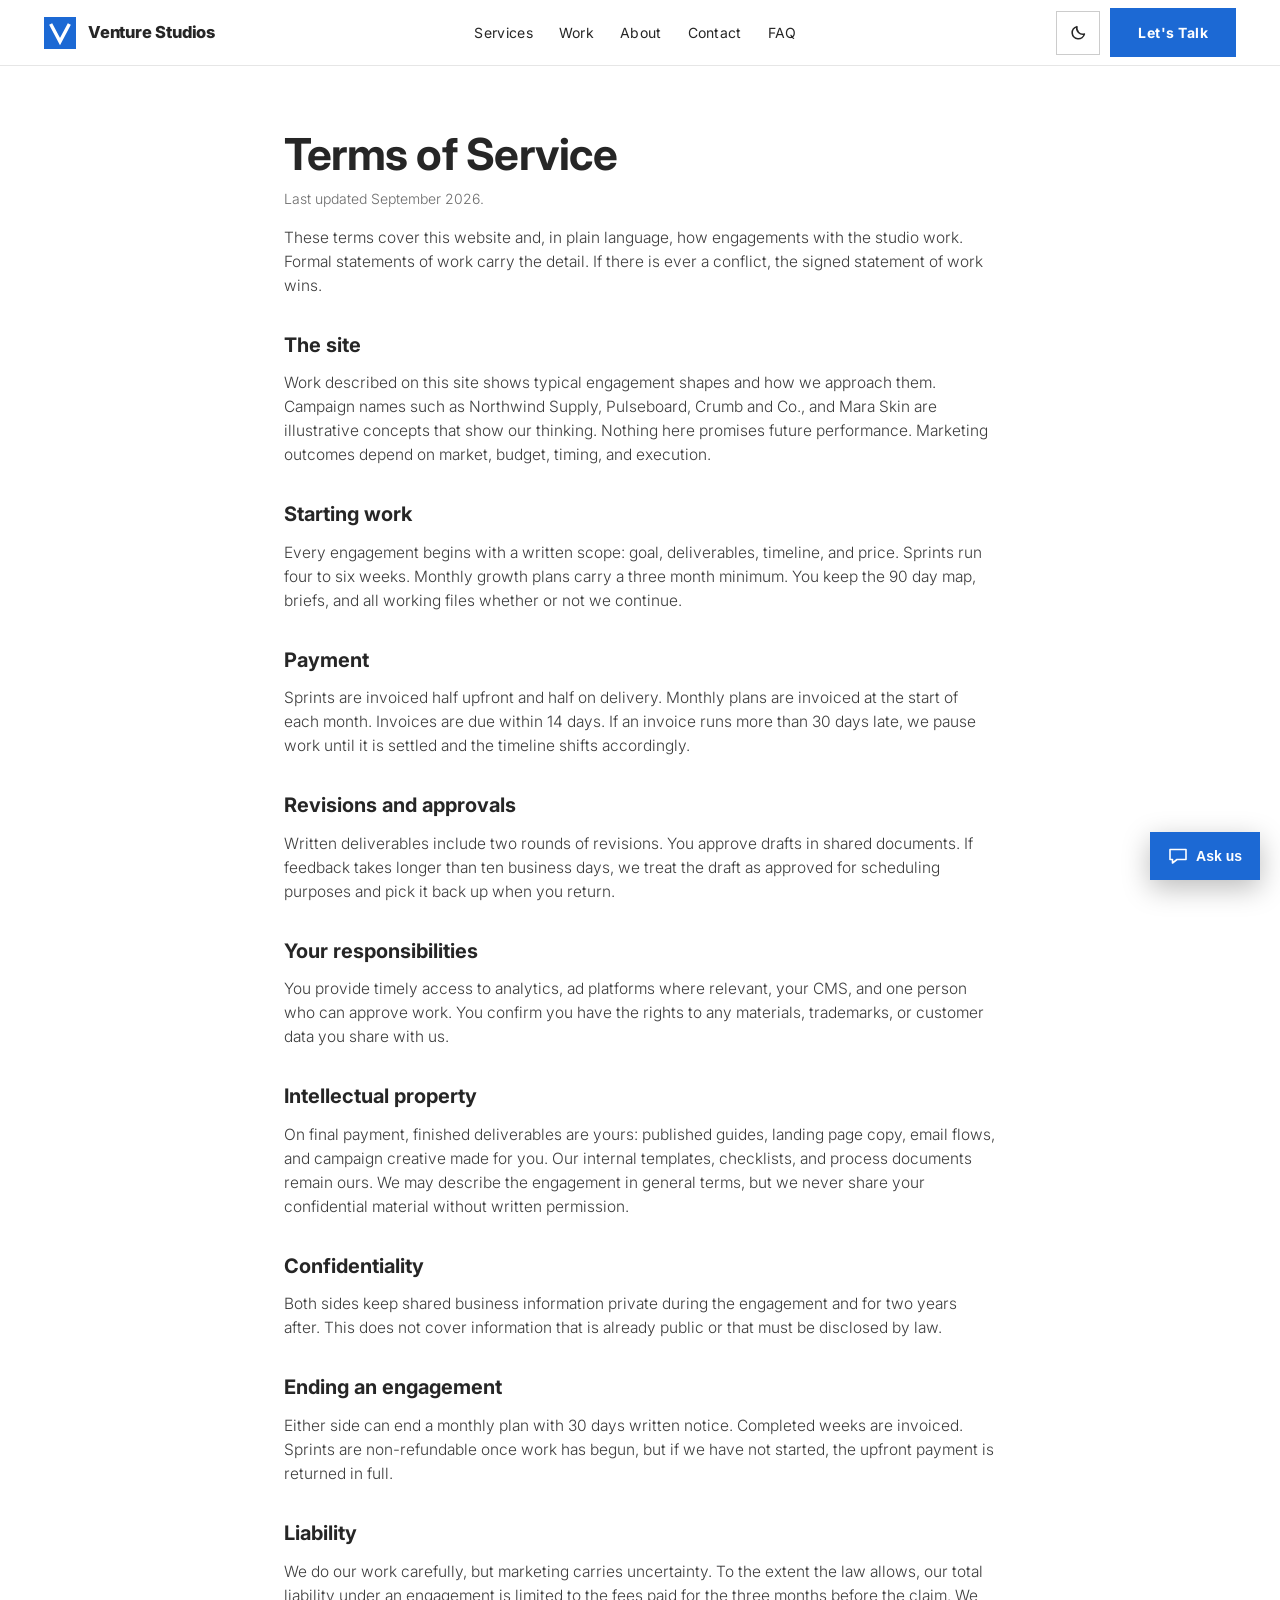
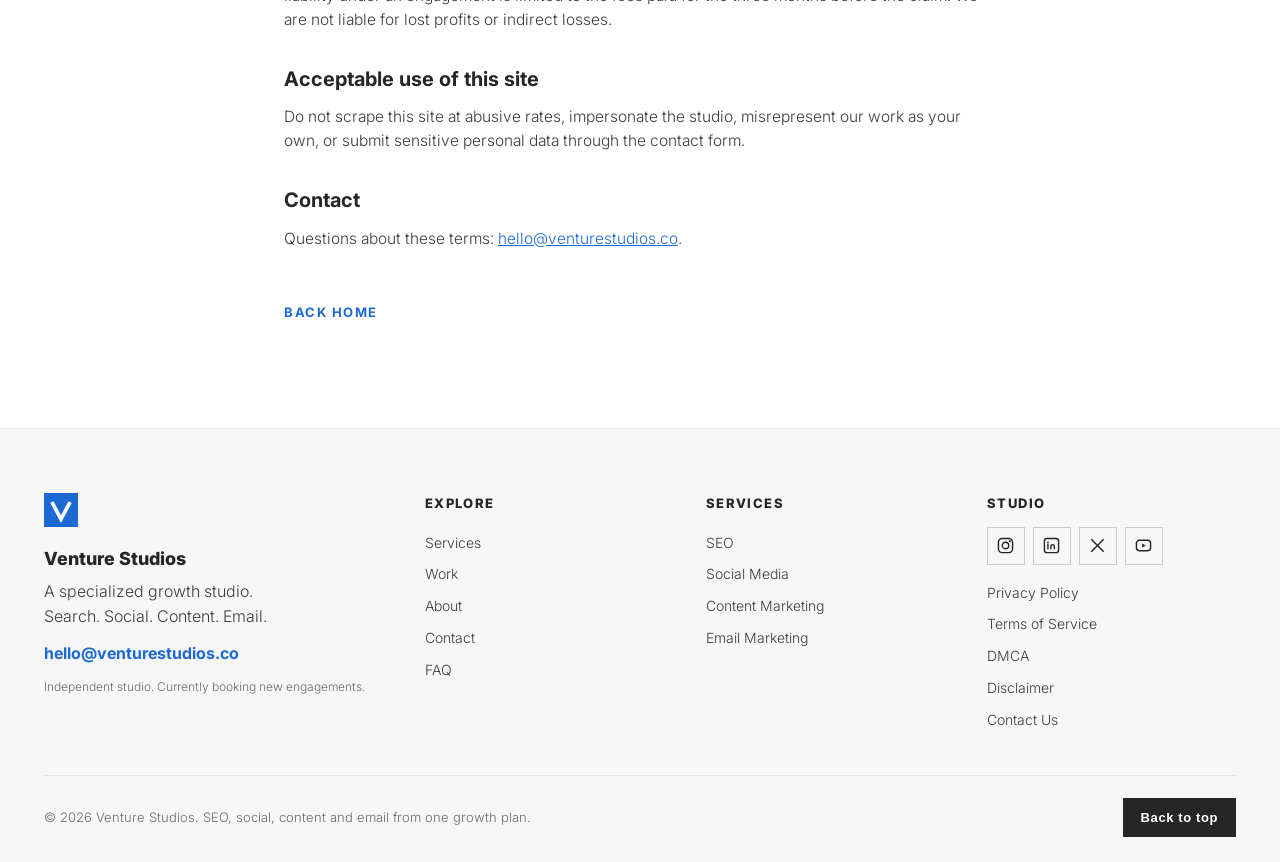
<file: terms/index.html>
<!DOCTYPE html><html lang="en" data-theme="light"><head><meta charset="utf-8"><meta name="viewport" content="width=device-width, initial-scale=1, viewport-fit=cover"><title>Terms of Service — Venture Studios</title><meta name="description" content="Terms of service for the Venture Studios website and engagements."><link rel="canonical" href="https://ventures-studio.vercel.app/terms"><meta property="og:type" content="website"><meta property="og:title" content="Terms of Service — Venture Studios"><meta property="og:description" content="Terms of service for the Venture Studios website and engagements."><meta property="og:url" content="https://ventures-studio.vercel.app/terms"><meta property="og:image" content="https://ventures-studio.vercel.app/og-image.svg"><meta property="og:image:width" content="1200"><meta property="og:image:height" content="630"><meta property="og:image:alt" content="Venture Studios — SEO, social, content and email"><meta name="twitter:card" content="summary_large_image"><meta name="twitter:image" content="https://ventures-studio.vercel.app/og-image.svg"><meta name="twitter:title" content="Terms of Service — Venture Studios"><meta name="twitter:description" content="Terms of service for the Venture Studios website and engagements."><link rel="icon" type="image/svg+xml" href="/favicon.svg"><meta name="theme-color" content="#ffffff" media="(prefers-color-scheme: light)"><meta name="theme-color" content="#0f1419" media="(prefers-color-scheme: dark)"><link rel="preconnect" href="https://fonts.googleapis.com"><link rel="preconnect" href="https://fonts.gstatic.com" crossorigin><link href="https://fonts.googleapis.com/css2?family=Inter:wght@300;400;500;700;800&display=swap" rel="stylesheet"><link rel="stylesheet" href="/styles.css"><script type="application/ld+json">{"@context":"https://schema.org","@type":"ProfessionalService","name":"Venture Studios","url":"https://ventures-studio.vercel.app","email":"hello@venturestudios.co","description":"Terms of service for the Venture Studios website and engagements.","areaServed":["Worldwide"],"makesOffer":[{"@type":"Offer","itemOffered":{"@type":"Service","name":"SEO"}},{"@type":"Offer","itemOffered":{"@type":"Service","name":"Social Media"}},{"@type":"Offer","itemOffered":{"@type":"Service","name":"Content Marketing"}},{"@type":"Offer","itemOffered":{"@type":"Service","name":"Email Marketing"}}]}</script><noscript><style>.rv{opacity:1 !important;transform:none !important}</style></noscript><script type="module">(function(){try{var e=localStorage.getItem(`vs-theme`)||(window.matchMedia(`(prefers-color-scheme: dark)`).matches?`dark`:`light`);document.documentElement.setAttribute(`data-theme`,e)}catch{}})();</script></head><body><a class="skip" href="#main">Skip to content</a><header class="topnav" id="topnav"><div class="wrap nav-inner"><a class="brand" href="/" aria-label="Venture Studios home"><span class="mark" aria-hidden="true"><svg width="32" height="32" viewBox="0 0 30 30" fill="none"><rect width="30" height="30" fill="#1c69d4"></rect><path d="M7 8 L15 23 L23 8" stroke="#fff" stroke-width="3.2" stroke-linecap="square" stroke-linejoin="miter" fill="none"></path><path d="M11.5 8 L15 15.5 L18.5 8" stroke="#1c69d4" stroke-width="1.4" fill="none"></path></svg></span><span class="brand-text">Venture Studios</span></a><nav class="desk" aria-label="Primary"><a href="/#services">Services</a><a href="/#work">Work</a><a href="/#about">About</a><a href="/contact">Contact</a><a href="/#faq">FAQ</a></nav><div class="nav-cta"><button class="theme-btn" id="themeBtn" aria-label="Switch to dark mode" aria-pressed="false"><svg class="ic-sun" width="17" height="17" viewBox="0 0 16 16" fill="none" aria-hidden="true"><circle cx="8" cy="8" r="3.2" stroke="currentColor" stroke-width="1.5"></circle><path d="M8 0.8v1.8M8 13.4v1.8M0.8 8h1.8M13.4 8h1.8M3 3l1.3 1.3M11.7 11.7L13 13M13 3l-1.3 1.3M4.3 11.7L3 13" stroke="currentColor" stroke-width="1.5" stroke-linecap="square"></path></svg><svg class="ic-moon" width="17" height="17" viewBox="0 0 16 16" fill="none" aria-hidden="true"><path d="M13.5 9.5A5.8 5.8 0 0 1 6.5 2.5a5.8 5.8 0 1 0 7 7z" stroke="currentColor" stroke-width="1.5" stroke-linejoin="round"></path></svg></button><a class="btn-primary" href="/#contact">Let's Talk</a><button class="burger" id="burger" aria-label="Open menu" aria-expanded="false" aria-controls="mobileMenu"><span></span><span></span><span></span></button></div></div><div class="mobile-menu" id="mobileMenu" hidden><nav aria-label="Mobile"><a href="/#services">Services</a><a href="/#work">Work</a><a href="/#about">About</a><a href="/contact">Contact</a><a href="/#faq">FAQ</a><a class="btn-primary" href="/contact">Let's Talk</a></nav><p class="mm-note">SEO, social, content and email<br><a href="mailto:hello@venturestudios.co">hello@venturestudios.co</a></p></div></header><main id="main"><div class="legal"><h1>Terms of Service</h1><p class="updated">Last updated September 2026.</p><p>These terms cover this website and, in plain language, how engagements with the studio work. Formal statements of work carry the detail. If there is ever a conflict, the signed statement of work wins.</p><h2>The site</h2><p>Work described on this site shows typical engagement shapes and how we approach them. Campaign names such as Northwind Supply, Pulseboard, Crumb and Co., and Mara Skin are illustrative concepts that show our thinking. Nothing here promises future performance. Marketing outcomes depend on market, budget, timing, and execution.</p><h2>Starting work</h2><p>Every engagement begins with a written scope: goal, deliverables, timeline, and price. Sprints run four to six weeks. Monthly growth plans carry a three month minimum. You keep the 90 day map, briefs, and all working files whether or not we continue.</p><h2>Payment</h2><p>Sprints are invoiced half upfront and half on delivery. Monthly plans are invoiced at the start of each month. Invoices are due within 14 days. If an invoice runs more than 30 days late, we pause work until it is settled and the timeline shifts accordingly.</p><h2>Revisions and approvals</h2><p>Written deliverables include two rounds of revisions. You approve drafts in shared documents. If feedback takes longer than ten business days, we treat the draft as approved for scheduling purposes and pick it back up when you return.</p><h2>Your responsibilities</h2><p>You provide timely access to analytics, ad platforms where relevant, your CMS, and one person who can approve work. You confirm you have the rights to any materials, trademarks, or customer data you share with us.</p><h2>Intellectual property</h2><p>On final payment, finished deliverables are yours: published guides, landing page copy, email flows, and campaign creative made for you. Our internal templates, checklists, and process documents remain ours. We may describe the engagement in general terms, but we never share your confidential material without written permission.</p><h2>Confidentiality</h2><p>Both sides keep shared business information private during the engagement and for two years after. This does not cover information that is already public or that must be disclosed by law.</p><h2>Ending an engagement</h2><p>Either side can end a monthly plan with 30 days written notice. Completed weeks are invoiced. Sprints are non-refundable once work has begun, but if we have not started, the upfront payment is returned in full.</p><h2>Liability</h2><p>We do our work carefully, but marketing carries uncertainty. To the extent the law allows, our total liability under an engagement is limited to the fees paid for the three months before the claim. We are not liable for lost profits or indirect losses.</p><h2>Acceptable use of this site</h2><p>Do not scrape this site at abusive rates, impersonate the studio, misrepresent our work as your own, or submit sensitive personal data through the contact form.</p><h2>Contact</h2><p>Questions about these terms: <a href="mailto:hello@venturestudios.co">hello@venturestudios.co</a>.</p><p><a class="text-link back-link" href="/">Back home</a></p></div></main><footer class="footer"><div class="wrap"><div class="foot-top"><div class="foot-brand"><span class="mark" aria-hidden="true"><svg width="34" height="34" viewBox="0 0 30 30" fill="none"><rect width="30" height="30" fill="#1c69d4"></rect><path d="M7 8 L15 23 L23 8" stroke="#fff" stroke-width="3.2" fill="none"></path></svg></span><p class="foot-name">Venture Studios</p><p class="foot-tag">A specialized growth studio.<br>Search. Social. Content. Email.</p><a class="foot-mail" href="mailto:hello@venturestudios.co">hello@venturestudios.co</a><p class="foot-note">Independent studio. Currently booking new engagements.</p></div><nav class="foot-col" aria-label="Explore"><p>Explore</p><a href="/#services">Services</a><a href="/#work">Work</a><a href="/#about">About</a><a href="/contact">Contact</a><a href="/#faq">FAQ</a></nav><nav class="foot-col" aria-label="Services"><p>Services</p><a href="/#services">SEO</a><a href="/#services">Social Media</a><a href="/#services">Content Marketing</a><a href="/#services">Email Marketing</a></nav><div class="foot-col"><p>Studio</p><!-- Demo social URLs — replace with real profiles before launch --><div class="socials"><a href="https://instagram.com/venturestudios.co" rel="noopener noreferrer" aria-label="Venture Studios on Instagram (demo profile)"><svg width="17" height="17" viewBox="0 0 18 18" fill="none" aria-hidden="true"><rect x="1.5" y="1.5" width="15" height="15" rx="4" stroke="currentColor" stroke-width="1.5"></rect><circle cx="9" cy="9" r="3.4" stroke="currentColor" stroke-width="1.5"></circle><circle cx="13.6" cy="4.4" r="1.1" fill="currentColor"></circle></svg></a><a href="https://linkedin.com/company/venturestudios" rel="noopener noreferrer" aria-label="Venture Studios on LinkedIn (demo profile)"><svg width="17" height="17" viewBox="0 0 18 18" fill="none" aria-hidden="true"><rect x="1.5" y="1.5" width="15" height="15" rx="2.5" stroke="currentColor" stroke-width="1.5"></rect><path d="M5.2 8v4.2M5.2 5.6v.2M8.4 12.2v-2.3c0-1 .8-1.8 1.8-1.8s1.8.8 1.8 1.8v2.3" stroke="currentColor" stroke-width="1.5" stroke-linecap="square"></path></svg></a><a href="https://x.com/venturestudios" rel="noopener noreferrer" aria-label="Venture Studios on X (demo profile)"><svg width="17" height="17" viewBox="0 0 18 18" fill="none" aria-hidden="true"><path d="M3 3l12 12M15 3L3 15" stroke="currentColor" stroke-width="1.6" stroke-linecap="square"></path></svg></a><a href="https://youtube.com/@venturestudios" rel="noopener noreferrer" aria-label="Venture Studios on YouTube (demo channel)"><svg width="17" height="17" viewBox="0 0 18 18" fill="none" aria-hidden="true"><rect x="1.5" y="3.5" width="15" height="11" rx="3" stroke="currentColor" stroke-width="1.5"></rect><path d="M7.5 6.8v4.4L11.4 9 7.5 6.8z" fill="currentColor"></path></svg></a></div><a href="/privacy">Privacy Policy</a><a href="/terms">Terms of Service</a><a href="/dmca">DMCA</a><a href="/disclaimer">Disclaimer</a><a href="/contact">Contact Us</a></div></div><div class="foot-base"><p>© <span id="year">2026</span> Venture Studios. SEO, social, content and email from one growth plan.</p><button class="to-top" id="toTop">Back to top</button></div></div></footer><button class="chat-fab" id="chatFab" aria-label="Open studio chat" aria-expanded="false" aria-controls="chatPanel"><svg width="20" height="20" viewBox="0 0 20 20" fill="none" aria-hidden="true"><path d="M2 3.5h16v10H9l-4.5 3.5v-3.5H2v-10z" stroke="currentColor" stroke-width="1.6" stroke-linejoin="round"></path></svg><span>Ask us</span></button><section class="chat" id="chatPanel" role="dialog" aria-label="Venture Studios assistant" aria-modal="false" hidden><header><div><strong>Studio assistant</strong><span>Automated assistant. Answers from this site only.</span></div><button id="chatClose" aria-label="Close chat">✕</button></header><div class="chat-log" id="chatLog" aria-live="polite"></div><div class="chips" id="chatChips"><button>What do you do?</button><button>Services</button><button>Start a project</button><button>Contact</button></div><form id="chatForm"><label class="sr" for="chatInput">Type your message</label><input id="chatInput" type="text" placeholder="Ask about services, process…" autocomplete="off" maxlength="300"><button type="submit" aria-label="Send message"><svg width="16" height="16" viewBox="0 0 16 16" fill="none" aria-hidden="true"><path d="M2 8h11M9 3.5L13.5 8 9 12.5" stroke="currentColor" stroke-width="1.6" stroke-linecap="square" stroke-linejoin="miter"></path></svg></button></form></section><script src="/app.js" defer></script></body></html>
</file>
<file: styles.css>
:root{--blue:#1c69d4;--blue-d:#0653b6;--ink:#262626;--body:#3c3c3c;--muted:#6b6b6b;--hair:#e6e6e6;--hair-s:#ccc;--canvas:#fff;--soft:#f7f7f7;--card:#fafafa;--dark:#1a2129;--dark2:#262e38;--on-d:#fff;--on-ds:#bbb;--ok:#16a34a;--err:#dc2626;--max:1240px;--sec:80px}
[data-theme="dark"]{--ink:#f2f2f2;--body:#d4d4d4;--muted:#a3a3a3;--hair:#2a3340;--hair-s:#3a4656;--canvas:#0f1419;--soft:#141b23;--card:#161e27;--dark:#0b0f14;--dark2:#1a2129;--on-d:#fff}
*{box-sizing:border-box}[hidden]{display:none!important}html{scroll-behavior:smooth}body{margin:0;font-family:Inter,system-ui,-apple-system,"Segoe UI",Roboto,sans-serif;background:var(--canvas);color:var(--body);font-weight:300;font-size:16px;line-height:1.55;-webkit-font-smoothing:antialiased;transition:background .3s,color .3s}
h1,h2,h3,h4{color:var(--ink);font-weight:700;line-height:1.1;margin:0;letter-spacing:0}
a{color:inherit}.wrap{max-width:var(--max);margin:0 auto;padding:0 24px}
.skip{position:absolute;left:-999px;top:0;background:var(--blue);color:#fff;padding:10px 16px;z-index:200}.skip:focus{left:8px;top:8px}
.sr{position:absolute;width:1px;height:1px;overflow:hidden;clip:rect(0 0 0 0)}
.sec{padding:var(--sec) 0;border-top:1px solid var(--hair)}.sec-lead{max-width:640px;font-size:17px}
/* nav */
.topnav{position:sticky;top:0;z-index:100;background:var(--canvas);background:color-mix(in srgb,var(--canvas) 92%,transparent);backdrop-filter:blur(12px);border-bottom:1px solid var(--hair);height:66px;display:flex;align-items:center}
.nav-inner{display:flex;align-items:center;justify-content:space-between;width:100%;gap:16px}
.brand{display:flex;align-items:center;gap:12px;text-decoration:none}.mark{display:inline-flex;flex:none}.brand-text{font-size:16.5px;font-weight:800;letter-spacing:-.2px;color:var(--ink);line-height:1;white-space:nowrap}
.desk{display:flex;gap:26px}.desk a{text-decoration:none;font-size:14px;font-weight:400;letter-spacing:.3px;color:var(--ink);position:relative;padding:6px 0}.desk a::after{content:"";position:absolute;left:0;bottom:0;height:2px;width:0;background:var(--blue);transition:width .25s}.desk a:hover::after{width:100%}
.nav-cta{display:flex;align-items:center;gap:10px}
.btn-primary{background:var(--blue);color:#fff;text-decoration:none;font-size:14px;font-weight:700;letter-spacing:.5px;padding:14px 28px;min-height:48px;display:inline-flex;align-items:center;border:0;cursor:pointer;border-radius:0;transition:background .2s,transform .15s}.btn-primary:hover{background:var(--blue-d)}.btn-primary:active{transform:translateY(1px)}
.btn-ghost{background:transparent;color:var(--ink);border:1px solid var(--hair-s);text-decoration:none;font-size:14px;font-weight:700;padding:13px 27px;min-height:48px;display:inline-flex;align-items:center;border-radius:0}.btn-ghost:hover{border-color:var(--ink)}
.btn-dark{background:transparent;color:#fff;border:1px solid #fff;text-decoration:none;padding:13px 28px;font-size:14px;font-weight:700;display:inline-flex;align-items:center}.btn-dark:hover{background:#fff;color:var(--dark)}
.theme-btn{display:inline-flex;align-items:center;justify-content:center;background:transparent;border:1px solid var(--hair-s);color:var(--ink);width:44px;height:44px;min-width:44px;padding:0;cursor:pointer;transition:border-color .2s,background .2s,color .2s}.theme-btn:hover{border-color:var(--ink);background:var(--soft)}.theme-btn:active{transform:translateY(1px)}[data-theme="dark"] .ic-sun{display:block}[data-theme="light"] .ic-sun{display:none}[data-theme="dark"] .ic-moon{display:none}[data-theme="light"] .ic-moon{display:block}
.burger{display:none;flex-direction:column;gap:5px;background:none;border:1px solid var(--hair-s);padding:12px;cursor:pointer}.burger span{width:20px;height:2px;background:var(--ink);display:block;transition:.25s}
.mobile-menu{position:absolute;top:66px;left:0;right:0;background:var(--canvas);border-bottom:1px solid var(--hair);padding:18px 24px 24px;box-shadow:0 24px 48px #0003;max-height:calc(100dvh - 66px);max-height:calc(100svh - 66px);overflow:auto}.mobile-menu nav{display:grid;gap:4px}.mobile-menu nav a{padding:13px 4px;text-decoration:none;font-size:18px;font-weight:700;color:var(--ink);border-bottom:1px solid var(--hair)}.mm-note{color:var(--muted);font-size:14px}
/* hero */
.hero{background:var(--dark);color:#fff;position:relative;overflow:hidden}
.hero-grid{display:grid;grid-template-columns:1.05fr .95fr;gap:48px;align-items:center;padding:72px 0 0}
.hero h1{font-size:clamp(40px,5.4vw,64px);color:#fff;line-height:1.02}.hero h1 span{color:#7db3f5}
.hero-sub{color:var(--on-ds);font-size:18px;max-width:520px;margin:20px 0 28px}
.hero-meta{display:flex;gap:0;margin:26px 0;border:1px solid #33404f}.hero-meta div{flex:1;padding:16px 18px;border-left:1px solid #33404f}.hero-meta div:first-child{border-left:0}.hero-meta b{display:block;font-size:24px;color:#fff}.hero-meta span{font-size:12px;letter-spacing:1px;text-transform:uppercase;color:var(--on-ds)}
.hero-cta{display:flex;gap:12px;flex-wrap:wrap}
.hero-proof{font-size:12px;letter-spacing:.5px;color:var(--on-ds);margin-top:14px}
.hero-visual{position:relative;min-height:480px;background:#10161d;border:1px solid #2b3644;border-bottom:0;padding:28px;display:flex;flex-direction:column;justify-content:flex-end;overflow:hidden}
.hv-grid{position:absolute;inset:0;background-image:linear-gradient(#ffffff10 1px,transparent 1px),linear-gradient(90deg,#ffffff10 1px,transparent 1px);background-size:44px 44px;mask-image:radial-gradient(70% 70% at 60% 40%,#000 60%,transparent 100%)}
.hv-big{font-size:clamp(120px,16vw,210px);font-weight:800;line-height:.85;color:transparent;-webkit-text-stroke:1px #3b4a5e;letter-spacing:-4px;user-select:none}
.hv-cards{display:grid;grid-template-columns:1fr 1fr;gap:12px;position:relative}
.hv-card{background:var(--dark2);border:1px solid #33404f;padding:16px}.hv-card p{margin:0 0 4px;font-size:12px;letter-spacing:1.2px;text-transform:uppercase;color:#8fa1b5;font-weight:700}.hv-card b{color:#fff;font-size:20px}.hv-card small{color:var(--on-ds);display:block;margin-top:4px}.hv-card.live{border-left:3px solid var(--blue)}
.hv-bar{display:flex;align-items:flex-end;gap:6px;height:64px;margin-top:12px}.hv-bar i{flex:1;background:#2c3a4b;display:block}.hv-bar i.on{background:var(--blue)}
.hero-strip{background:#0d1218;border-top:1px solid #2b3644;color:var(--on-ds);font-size:13px;letter-spacing:1.3px;text-transform:uppercase;font-weight:700}.hero-strip .wrap{display:flex;gap:28px;padding-top:14px;padding-bottom:14px;overflow-x:auto;white-space:nowrap}
/* positioning */
.pos-grid{display:grid;grid-template-columns:1fr 1fr;gap:56px;align-items:start}.pos-grid h2{font-size:clamp(28px,3.4vw,44px)}.ledger{border:1px solid var(--hair)}.ledger-row{display:grid;grid-template-columns:1fr;gap:8px;padding:18px 20px;border-top:1px solid var(--hair)}.ledger-row:first-child{border-top:0}.ledger-row b{color:var(--ink);display:block;font-size:16px}.ledger-row span{font-size:14px;color:var(--muted)}
.text-link{font-size:13px;font-weight:700;letter-spacing:1.5px;text-transform:uppercase;text-decoration:none;color:var(--ink)}.text-link:hover{color:var(--blue)}
/* services */
.svc-head{display:flex;justify-content:space-between;align-items:end;gap:24px;margin-bottom:40px}.svc-head h2{font-size:clamp(28px,3.4vw,44px)}
.svc-list{border-top:2px solid var(--ink)}
.svc{display:grid;grid-template-columns:1.1fr .9fr;gap:28px;padding:34px 8px;border-bottom:1px solid var(--hair);align-items:start;transition:background .25s}.svc:hover{background:var(--soft)}
.svc h3{font-size:26px;margin:0 0 10px}.svc p{margin:0;max-width:520px}.svc ul{list-style:none;margin:0;padding:0;display:grid;gap:8px;font-size:14px}.svc ul li{padding-left:18px;position:relative}.svc ul li::before{content:"";position:absolute;left:0;top:8px;width:7px;height:7px;background:var(--blue)}
/* growth band */
.growth{background:var(--soft)}.growth-grid{display:grid;grid-template-columns:1fr 1fr;gap:40px;align-items:center}.growth h2{font-size:clamp(26px,3vw,38px)}
/* work */
.work-grid{display:grid;grid-template-columns:1fr 1fr;gap:24px;align-items:stretch}
.work{border:1px solid var(--hair);background:var(--canvas);overflow:hidden;display:flex;flex-direction:column}
.work .art{min-height:320px;padding:28px;display:flex;flex-direction:column;justify-content:flex-end;gap:12px;color:#fff;position:relative;overflow:hidden}
.work:nth-child(1) .art{background:#14202e}.work:nth-child(2) .art{background:#1c69d4}.work:nth-child(3) .art{background:#ece7dd;color:#262626}.work:nth-child(4) .art{background:#0e0e0e}
.badge{display:inline-block;font-size:11px;font-weight:800;letter-spacing:1.4px;text-transform:uppercase;border:1px solid currentColor;padding:6px 10px;width:fit-content;opacity:.9;margin-bottom:2px}
.art-type{font-size:clamp(34px,4vw,54px);font-weight:800;line-height:.95;letter-spacing:-1px;margin:0}
.art-sub{font-size:14px;opacity:.85;max-width:340px;margin:0}
.work:nth-child(2) .art .art-sub{opacity:1;color:#fff}
.work-body{padding:22px 24px 24px;display:flex;flex-direction:column;flex:1}.work-body h3{font-size:20px;margin:0}.concept-tag{margin:6px 0 0;font-size:11px;font-weight:700;letter-spacing:1.3px;text-transform:uppercase;color:var(--muted)}.work-body>p{margin:0 0 16px;font-size:15px;flex:1}.work-body>p:not(.concept-tag){margin-top:10px}.metric{display:grid;grid-template-columns:repeat(3,1fr);gap:10px;border-top:1px solid var(--hair);padding-top:16px;margin:0}.metric>div{background:var(--soft);border:1px solid var(--hair);padding:12px 12px 13px;min-height:96px;display:flex;flex-direction:column;gap:4px}.metric b{color:var(--ink);font-size:12px;font-weight:800;letter-spacing:1.2px;text-transform:uppercase}.metric span{font-size:13px;line-height:1.45;color:var(--body);text-transform:none;letter-spacing:0}
.mock{display:grid;grid-template-columns:1fr 1fr 1fr;gap:8px;margin-top:16px}.mock i{height:64px;display:block;background:#ffffff22;border:1px solid #ffffff33}.mock.light i{background:#00000010;border-color:#00000020}
/* process */
.proc{background:var(--canvas)}.proc h2{color:var(--ink)}.steps{display:grid;grid-template-columns:repeat(3,1fr);gap:1px;background:var(--hair);border:1px solid var(--hair);margin-top:36px}.step{background:var(--canvas);padding:28px;min-height:210px}.phase{display:inline-block;font-size:12px;font-weight:800;letter-spacing:1.4px;text-transform:uppercase;color:var(--blue);border:1px solid var(--blue);padding:5px 9px}.step h3{color:var(--ink);margin:12px 0 8px;font-size:19px}.step p{color:var(--body);margin:0;font-size:15px}
/* about */
.about-grid{display:grid;grid-template-columns:1.1fr .9fr;gap:48px}.about-grid h2{font-size:clamp(28px,3.2vw,42px)}.principles{display:grid;gap:0;border:1px solid var(--hair);margin-top:24px}.principles div{padding:18px 20px;border-top:1px solid var(--hair)}.principles div:first-child{border:0}.principles b{color:var(--ink);font-weight:500}
.quote-card{background:var(--soft);border:1px solid var(--hair);padding:32px;position:sticky;top:90px}.quote-card blockquote{margin:18px 0 0;font-size:20px;line-height:1.45;color:var(--ink);font-weight:400}.quote-card cite{display:block;margin-top:14px;font-style:normal;font-size:13px;letter-spacing:1px;text-transform:uppercase;color:var(--muted);font-weight:700}
.founder{display:flex;gap:14px;align-items:center}.founder strong{display:block;color:var(--ink)}.founder span{font-size:13px;color:var(--muted)}.avatar{width:48px;height:48px;background:var(--blue-d);color:#fff;display:flex;align-items:center;justify-content:center;font-weight:800;font-size:16px;flex:none}.founder-note{font-size:14px;color:var(--muted);margin:14px 0 0}
/* faq */
section[id]{scroll-margin-top:78px}
.faq-title{margin-top:72px}
.faq-list{max-width:820px;margin-top:36px;border-top:2px solid var(--ink)}
.faq-item{border-bottom:1px solid var(--hair)}
.faq-item h3{margin:0;font-size:17px;font-weight:700}
.faq-item h3 button{all:unset;display:flex;justify-content:space-between;align-items:center;gap:16px;width:100%;padding:21px 4px;cursor:pointer;color:var(--ink);font:inherit;box-sizing:border-box}
.faq-item h3 button:hover span:first-child{color:var(--blue)}
.faq-item h3 button:focus-visible{outline:2px solid var(--blue);outline-offset:2px}
.faq-ic{position:relative;flex:none;width:14px;height:14px}
.faq-ic::before,.faq-ic::after{content:"";position:absolute;background:var(--blue);transition:transform .3s ease,opacity .3s ease}
.faq-ic::before{left:0;top:6px;width:14px;height:2px}
.faq-ic::after{left:6px;top:0;width:2px;height:14px}
.faq-item[data-open="true"] .faq-ic::after{transform:rotate(90deg);opacity:0}
.faq-panel{display:grid;grid-template-rows:0fr;opacity:0;transition:grid-template-rows .38s ease,opacity .3s ease}
.faq-item[data-open="true"] .faq-panel{grid-template-rows:1fr;opacity:1}
.faq-panel>div,.faq-panel>p{overflow:hidden;min-height:0}
.faq-panel p{margin:0 0 24px;max-width:640px;padding:0 4px}
/* contact */
.contact{background:var(--soft)}.contact-grid{display:grid;grid-template-columns:1fr 1fr;gap:0;border:1px solid var(--hair);background:var(--canvas)}.contact-left{background:var(--dark);color:#fff;padding:48px}.contact-left h2{color:#fff;font-size:clamp(28px,3vw,40px)}.contact-left p{color:var(--on-ds)}.contact-left a.big{color:#fff;font-size:22px;font-weight:700;text-decoration:none;border-bottom:2px solid var(--blue)}.contact-left a.big:hover{color:#7db3f5}
form.contact-form{padding:48px;display:grid;gap:16px}label{font-size:13px;font-weight:700;letter-spacing:1px;text-transform:uppercase;color:var(--ink)}input,select,textarea{background:var(--canvas);border:1px solid var(--hair-s);color:var(--ink);padding:14px 16px;font:inherit;font-weight:400;min-height:48px;width:100%;border-radius:0}input:focus,select:focus,textarea:focus{outline:2px solid var(--blue);outline-offset:-1px}textarea{min-height:120px;resize:vertical}.frow{display:grid;grid-template-columns:1fr 1fr;gap:16px}.ferr{color:var(--err);font-size:13px;min-height:18px;margin:6px 0 0}input[aria-invalid="true"],textarea[aria-invalid="true"]{border-color:var(--err)}
.select-wrap{position:relative;display:block}.select-wrap select{appearance:none;-webkit-appearance:none;padding-right:44px;cursor:pointer}
.select-wrap::after{content:"";position:absolute;right:18px;top:50%;width:9px;height:9px;border-right:2px solid var(--muted);border-bottom:2px solid var(--muted);transform:translateY(-70%) rotate(45deg);pointer-events:none}
.select-wrap:focus-within::after{border-color:var(--blue)}
.form-status{padding:14px 16px;font-size:14px;border:1px solid}.form-status.ok{background:#eafbef;border-color:var(--ok);color:#14532d}[data-theme="dark"] .form-status.ok{background:#0d2b1a;color:#bbf7d0}.form-status.err{background:#fef2f2;border-color:var(--err);color:#7f1d1d}[data-theme="dark"] .form-status.err{background:#2b1111;color:#fecaca}.form-status.busy{background:var(--soft);border-color:var(--hair-s);color:var(--body)}
.btn-primary[disabled]{opacity:.65;cursor:wait}
.ok-msg{background:#eafbef;border:1px solid var(--ok);color:#14532d;padding:14px 16px;font-size:14px}
/* footer */
.footer{background:var(--soft);border-top:1px solid var(--hair);padding:64px 0 0;color:var(--body)}.foot-top{display:grid;grid-template-columns:1.4fr 1fr 1fr 1fr;gap:32px;padding-bottom:40px}.foot-name{color:var(--ink);font-weight:800;font-size:18px;margin:12px 0 6px}.foot-tag{margin:0 0 12px}.foot-mail{font-weight:700;color:var(--blue);text-decoration:none}.foot-note{font-size:12px;color:var(--muted)}.foot-col p{font-size:13px;font-weight:800;letter-spacing:1.4px;text-transform:uppercase;color:var(--ink);margin:0 0 14px}.foot-col a{display:block;text-decoration:none;font-size:14px;padding:5px 0;color:var(--body)}.foot-col a:hover{color:var(--blue)}.socials{margin-bottom:12px;display:flex;gap:8px}.socials a{display:inline-flex!important;align-items:center;justify-content:center;width:38px;height:38px;border:1px solid var(--hair-s);color:var(--ink);padding:0!important;transition:border-color .2s,background .2s,color .2s}.socials a:hover{border-color:var(--blue);color:var(--blue);background:var(--canvas)}.foot-base{border-top:1px solid var(--hair);padding:18px 0 22px;display:flex;justify-content:space-between;gap:16px;align-items:center;font-size:13px;color:var(--muted)}.to-top{background:var(--ink);color:var(--canvas);border:0;padding:12px 18px;font-weight:700;cursor:pointer;font-size:13px;letter-spacing:.6px}
/* chat */
.chat-fab{position:fixed;right:20px;bottom:calc(20px + env(safe-area-inset-bottom));z-index:120;background:var(--blue);color:#fff;border:0;display:flex;align-items:center;gap:8px;padding:14px 18px;font-weight:700;font-size:14px;cursor:pointer;box-shadow:0 8px 28px #0004;border-radius:0;transition:bottom .25s ease}.chat-fab:hover{background:var(--blue-d)}.chat-fab.raised{bottom:calc(88px + env(safe-area-inset-bottom))}
.chat{position:fixed;right:20px;bottom:calc(84px + env(safe-area-inset-bottom));z-index:121;width:min(360px,calc(100vw - 32px));background:var(--canvas);border:1px solid var(--hair-s);box-shadow:0 20px 60px #0005;display:flex;flex-direction:column;overflow:hidden;transition:bottom .25s ease}.chat.raised{bottom:calc(152px + env(safe-area-inset-bottom))}.chat header{background:var(--dark);color:#fff;padding:14px 16px;display:flex;justify-content:space-between;gap:10px;align-items:flex-start}.chat header strong{display:block;font-size:15px}.chat header span{font-size:12px;color:var(--on-ds)}.chat header button{background:none;border:1px solid #ffffff44;color:#fff;cursor:pointer;padding:6px 10px}.chat-log{height:260px;overflow:auto;padding:14px;display:flex;flex-direction:column;gap:10px}.msg{max-width:85%;padding:10px 12px;font-size:14px}.msg.bot{background:var(--soft);border:1px solid var(--hair);color:var(--ink)}.msg.user{background:var(--blue);color:#fff;align-self:flex-end}.chips{display:flex;gap:8px;padding:0 14px 10px;flex-wrap:wrap}.chips button{border:1px solid var(--hair-s);background:var(--canvas);color:var(--ink);font-size:12px;font-weight:700;padding:8px 10px;cursor:pointer}.chips button:hover{border-color:var(--blue);color:var(--blue)}#chatForm{display:flex;border-top:1px solid var(--hair)}#chatForm input{border:0;flex:1}#chatForm input:focus{outline:none;box-shadow:inset 0 0 0 2px var(--blue)}#chatForm button{background:var(--ink);color:var(--canvas);border:0;width:52px;min-height:48px;cursor:pointer;font-size:18px;display:inline-flex;align-items:center;justify-content:center}#chatForm button:hover{background:var(--blue)}
/* reveal: one deliberate moment (hero entrance), everything else a quiet fade */
.rv{opacity:0;transform:translateY(12px);transition:opacity .5s ease,transform .5s ease}.rv.in{opacity:1;transform:none}
.hero .rv{transform:translateY(16px);transition-duration:.7s}
.hero .hero-visual.rv{transition-delay:.12s}
@media(prefers-reduced-motion:reduce){html{scroll-behavior:auto}.rv{opacity:1;transform:none;transition:none}*{animation:none!important;transition:none!important}}
:focus-visible{outline:2px solid var(--blue);outline-offset:2px}
.legal{max-width:760px;padding:64px 24px 88px;margin:0 auto}.legal h1{font-size:clamp(32px,4vw,44px);margin:0 0 10px;letter-spacing:-.5px}.legal .updated{color:var(--muted);font-size:14px;margin:0 0 8px}.legal h2{font-size:20px;margin:36px 0 10px}.legal p,.legal li{font-size:15.5px}.legal ul{padding-left:20px;display:grid;gap:6px}.legal a{color:var(--blue)}.legal .back-link{display:inline-block;margin-top:36px}
.contact-page-grid{display:grid;grid-template-columns:.9fr 1.1fr;gap:0;border:1px solid var(--hair);background:var(--canvas);margin-top:32px}
@media(max-width:960px){.hero-grid,.pos-grid,.growth-grid,.about-grid,.contact-grid{grid-template-columns:1fr}.svc{grid-template-columns:1fr;gap:12px}.steps{grid-template-columns:1fr 1fr}.work-grid{grid-template-columns:1fr}.foot-top{grid-template-columns:1fr 1fr}.desk{display:none}.burger{display:flex}.hero-visual{min-height:420px}.quote-card{position:static}.contact-left,.contact-form{padding:28px}}
@media(max-width:640px){:root{--sec:56px}.steps{grid-template-columns:1fr}.frow{grid-template-columns:1fr}.foot-top{grid-template-columns:1fr}.nav-cta .btn-primary{display:none}.hero-meta{flex-direction:column}.hero-meta div{border-left:0;border-top:1px solid #33404f}.hero-meta div:first-child{border-top:0}.btn-primary{padding:14px 20px}.metric{gap:8px}.metric>div{min-height:0;padding:10px}.faq-title{margin-top:56px}.contact-page-grid{grid-template-columns:1fr}}
</file>
